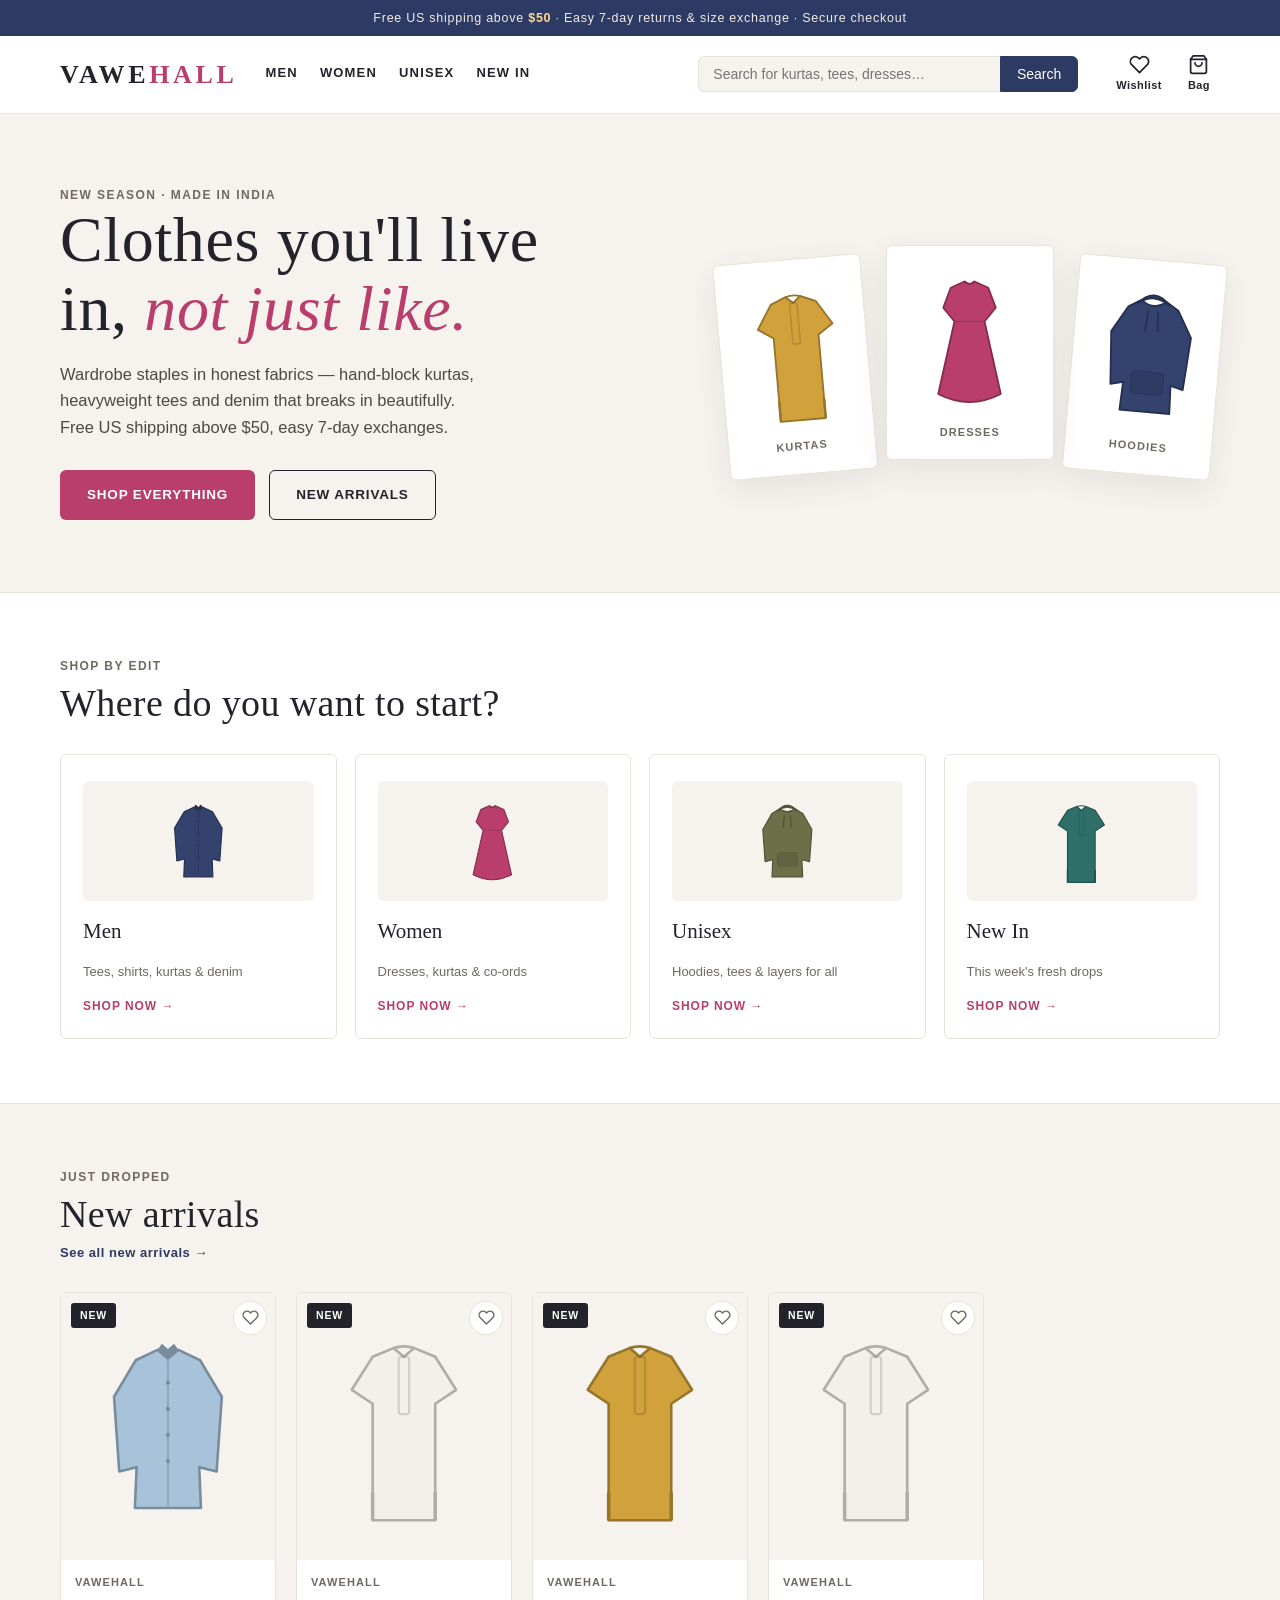
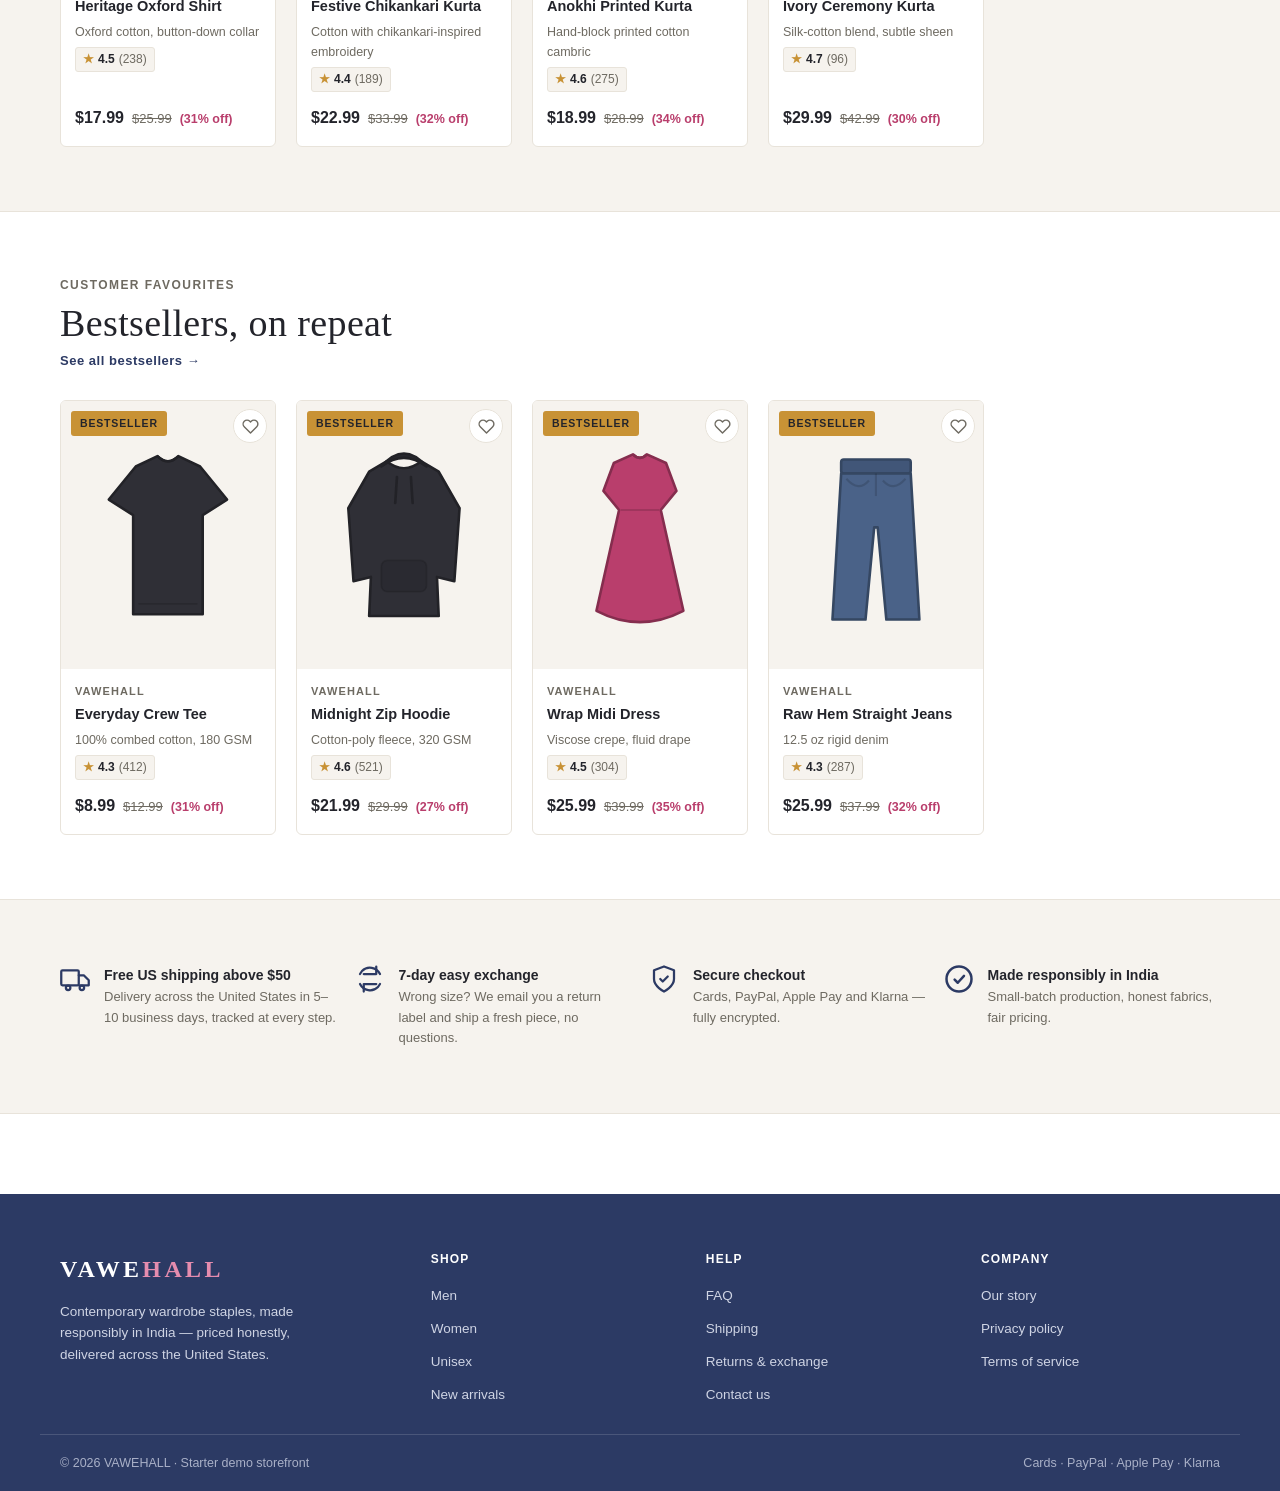
<file: index.html>
<!DOCTYPE html>
<html lang="en">
<head>
  <meta charset="UTF-8">
  <meta name="viewport" content="width=device-width, initial-scale=1.0">
  <title>Vawehall — Contemporary Indian Wardrobe</title>
  <meta name="description" content="Vawehall — contemporary wardrobe staples made in India. Kurtas, tees, dresses and denim, delivered across the United States.">
  <link rel="stylesheet" href="css/style.css">
  <link rel="icon" href="data:image/svg+xml,<svg xmlns='http://www.w3.org/2000/svg' viewBox='0 0 100 100'><text y='0.9em' font-size='90'>🧵</text></svg>">
  <style>
    .hero-collage { display: flex; gap: 18px; align-items: center; justify-content: center; }
    .hero-tile {
      position: relative;
      background: #ffffff;
      border: 1px solid var(--line);
      border-radius: var(--radius);
      padding: 18px 14px;
      width: 148px;
      box-shadow: var(--shadow);
    }
    .hero-tile svg { height: 150px; width: auto; margin: 0 auto; }
    .hero-tile:nth-child(1) { transform: rotate(-5deg) translateY(14px); }
    .hero-tile:nth-child(3) { transform: rotate(5deg) translateY(14px); }
    .hero-tile:nth-child(2) { width: 168px; z-index: 1; }
    .hero-tile .tile-tag { text-align: center; font-size: 11px; font-weight: 700; letter-spacing: 0.1em; text-transform: uppercase; color: var(--muted); margin-top: 10px; }
    @media (max-width: 560px) {
      .hero-collage { gap: 10px; }
      .hero-tile { width: auto; flex: 1 1 0; min-width: 0; padding: 12px 8px; }
      .hero-tile:nth-child(2) { width: auto; flex: 1.15 1 0; }
      .hero-tile svg { height: auto; max-height: 112px; }
    }
  </style>
</head>
<body data-nav="home">
  <div id="app-header"></div>

  <main>
    <section class="hero">
      <div class="hero-inner">
        <div>
          <p class="eyebrow">New season · Made in India</p>
          <h1>Clothes you'll live in, <em>not just like.</em></h1>
          <p class="lede">Wardrobe staples in honest fabrics — hand-block kurtas, heavyweight tees and denim that breaks in beautifully. Free US shipping above $50, easy 7-day exchanges.</p>
          <div class="hero-ctas">
            <a class="btn btn-primary" href="shop.html">Shop everything</a>
            <a class="btn btn-outline" href="shop.html?badge=New">New arrivals</a>
          </div>
        </div>
        <div class="hero-art">
          <div class="hero-collage" id="hero-collage" aria-hidden="true"></div>
        </div>
      </div>
    </section>

    <section class="section">
      <div class="container">
        <div class="section-head">
          <p class="eyebrow">Shop by edit</p>
          <h2 class="section-title">Where do you want to start?</h2>
        </div>
        <div class="cat-grid" id="cat-grid"></div>
      </div>
    </section>

    <section class="section shaded">
      <div class="container">
        <div class="section-head">
          <p class="eyebrow">Just dropped</p>
          <h2 class="section-title">New arrivals</h2>
          <a class="see-all" href="shop.html?badge=New">See all new arrivals →</a>
        </div>
        <div class="product-grid" id="new-grid"></div>
      </div>
    </section>

    <section class="section">
      <div class="container">
        <div class="section-head">
          <p class="eyebrow">Customer favourites</p>
          <h2 class="section-title">Bestsellers, on repeat</h2>
          <a class="see-all" href="shop.html?badge=Bestseller">See all bestsellers →</a>
        </div>
        <div class="product-grid" id="best-grid"></div>
      </div>
    </section>

    <section class="section shaded">
      <div class="container">
        <div class="props" id="props"></div>
      </div>
    </section>
  </main>

  <div id="app-footer"></div>

  <script src="js/products.js"></script>
  <script src="js/app.js"></script>
  <script>
    document.addEventListener("DOMContentLoaded", function () {
      document.getElementById("hero-collage").innerHTML =
        '<div class="hero-tile">' + svgFor("Kurta", "Mustard") + '<div class="tile-tag">Kurtas</div></div>' +
        '<div class="hero-tile">' + svgFor("Dress", "Rani Pink") + '<div class="tile-tag">Dresses</div></div>' +
        '<div class="hero-tile">' + svgFor("Hoodie", "Indigo") + '<div class="tile-tag">Hoodies</div></div>';

      var cats = [
        { title: "Men", sub: "Tees, shirts, kurtas & denim", art: svgFor("Shirt", "Indigo"), href: "shop.html?category=Men" },
        { title: "Women", sub: "Dresses, kurtas & co-ords", art: svgFor("Dress", "Rani Pink"), href: "shop.html?category=Women" },
        { title: "Unisex", sub: "Hoodies, tees & layers for all", art: svgFor("Hoodie", "Olive"), href: "shop.html?category=Unisex" },
        { title: "New In", sub: "This week's fresh drops", art: svgFor("Kurta", "Teal"), href: "shop.html?badge=New" }
      ];
      document.getElementById("cat-grid").innerHTML = cats.map(function (c) {
        return '<a class="cat-tile" href="' + c.href + '">' +
          '<div class="cat-art" aria-hidden="true">' + c.art + "</div>" +
          "<h3>" + c.title + "</h3><p>" + c.sub + "</p>" +
          '<span class="cat-cta">Shop now →</span></a>';
      }).join("");

      document.getElementById("new-grid").innerHTML =
        PRODUCTS.filter(function (p) { return p.badge === "New"; }).slice(0, 4).map(renderCard).join("");
      document.getElementById("best-grid").innerHTML =
        PRODUCTS.filter(function (p) { return p.badge === "Bestseller"; }).slice(0, 4).map(renderCard).join("");

      var props = [
        { icon: ICONS.truck, h: "Free US shipping above $50", p: "Delivery across the United States in 5–10 business days, tracked at every step." },
        { icon: ICONS.swap, h: "7-day easy exchange", p: "Wrong size? We email you a return label and ship a fresh piece, no questions." },
        { icon: ICONS.shield, h: "Secure checkout", p: "Cards, PayPal, Apple Pay and Klarna — fully encrypted." },
        { icon: ICONS.check, h: "Made responsibly in India", p: "Small-batch production, honest fabrics, fair pricing." }
      ];
      document.getElementById("props").innerHTML = props.map(function (x) {
        return '<div class="prop">' + x.icon + "<div><h4>" + x.h + "</h4><p>" + x.p + "</p></div></div>";
      }).join("");
    });
  </script>
</body>
</html>
</file>
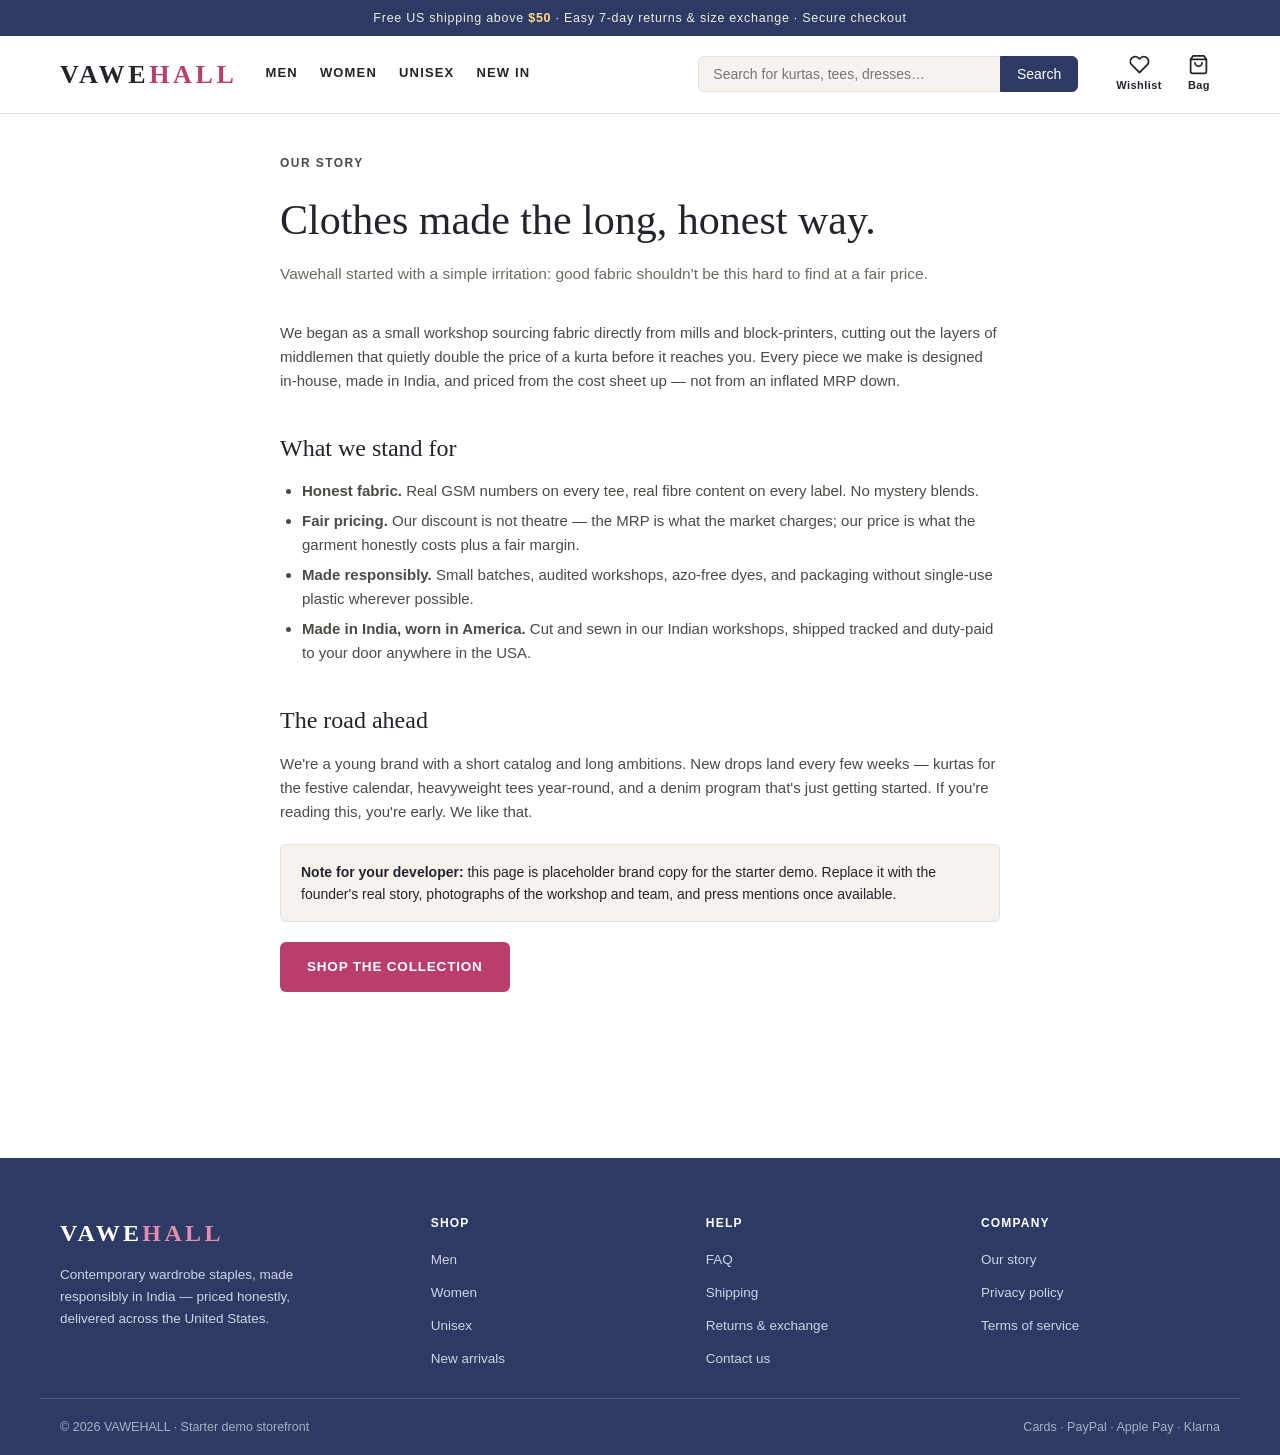
<file: about.html>
<!DOCTYPE html>
<html lang="en">
<head>
  <meta charset="UTF-8">
  <meta name="viewport" content="width=device-width, initial-scale=1.0">
  <title>Our Story — Vawehall</title>
  <link rel="stylesheet" href="css/style.css">
  <link rel="icon" href="data:image/svg+xml,<svg xmlns='http://www.w3.org/2000/svg' viewBox='0 0 100 100'><text y='0.9em' font-size='90'>🧵</text></svg>">
</head>
<body data-nav="about">
  <div id="app-header"></div>

  <main class="page-wrap">
    <p class="eyebrow">Our story</p>
    <h1>Clothes made the long, honest way.</h1>
    <p class="page-sub">Vawehall started with a simple irritation: good fabric shouldn't be this hard to find at a fair price.</p>

    <p>We began as a small workshop sourcing fabric directly from mills and block-printers, cutting out the layers of middlemen that quietly double the price of a kurta before it reaches you. Every piece we make is designed in-house, made in India, and priced from the cost sheet up — not from an inflated MRP down.</p>

    <h2>What we stand for</h2>
    <ul>
      <li><strong>Honest fabric.</strong> Real GSM numbers on every tee, real fibre content on every label. No mystery blends.</li>
      <li><strong>Fair pricing.</strong> Our discount is not theatre — the MRP is what the market charges; our price is what the garment honestly costs plus a fair margin.</li>
      <li><strong>Made responsibly.</strong> Small batches, audited workshops, azo-free dyes, and packaging without single-use plastic wherever possible.</li>
      <li><strong>Made in India, worn in America.</strong> Cut and sewn in our Indian workshops, shipped tracked and duty-paid to your door anywhere in the USA.</li>
    </ul>

    <h2>The road ahead</h2>
    <p>We're a young brand with a short catalog and long ambitions. New drops land every few weeks — kurtas for the festive calendar, heavyweight tees year-round, and a denim program that's just getting started. If you're reading this, you're early. We like that.</p>

    <div class="callout">
      <strong>Note for your developer:</strong> this page is placeholder brand copy for the starter demo. Replace it with the founder's real story, photographs of the workshop and team, and press mentions once available.
    </div>

    <p><a class="btn btn-primary" href="shop.html">Shop the collection</a></p>
  </main>

  <div id="app-footer"></div>

  <script src="js/products.js"></script>
  <script src="js/app.js"></script>
</body>
</html>
</file>
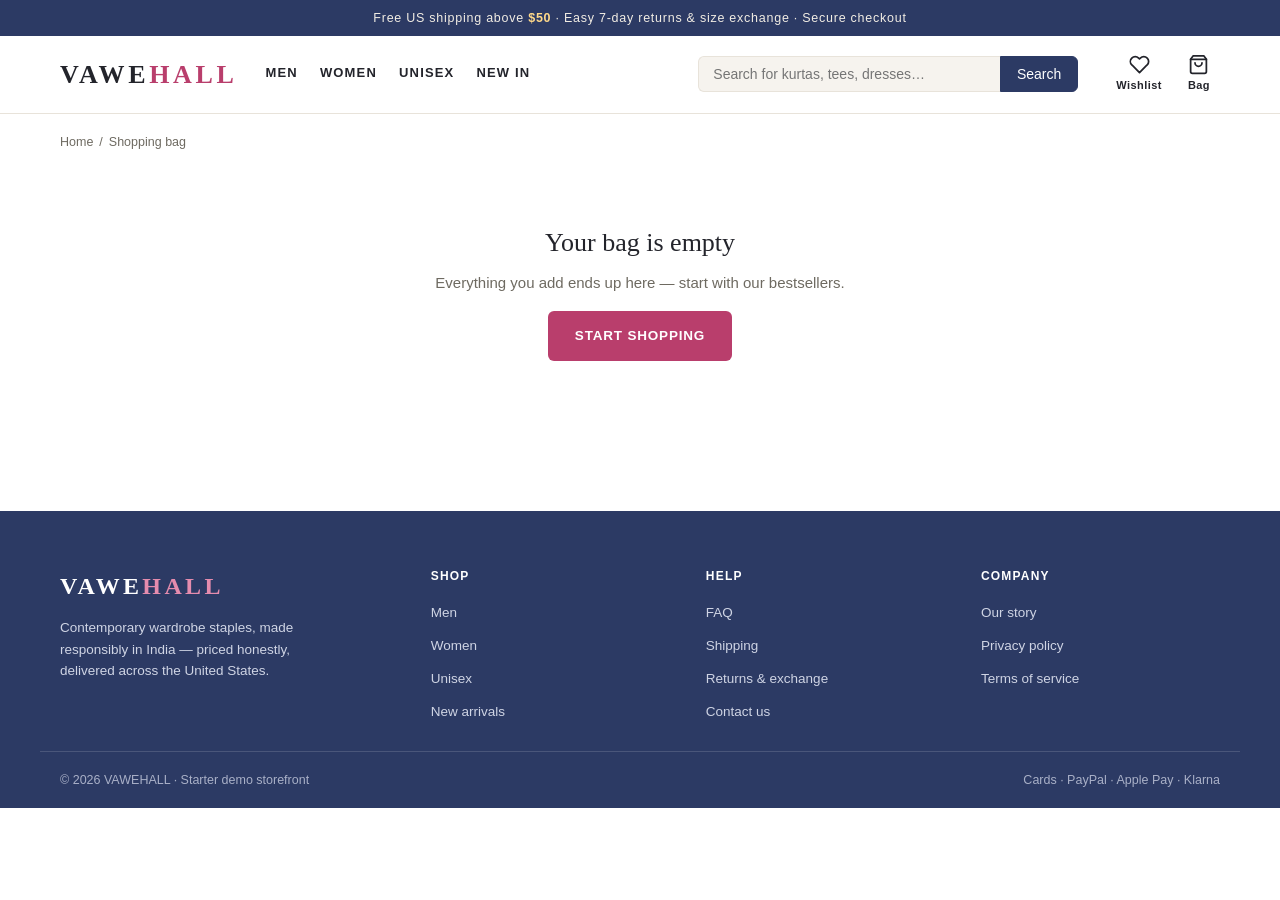
<file: cart.html>
<!DOCTYPE html>
<html lang="en">
<head>
  <meta charset="UTF-8">
  <meta name="viewport" content="width=device-width, initial-scale=1.0">
  <title>Shopping Bag — Vawehall</title>
  <link rel="stylesheet" href="css/style.css">
  <link rel="icon" href="data:image/svg+xml,<svg xmlns='http://www.w3.org/2000/svg' viewBox='0 0 100 100'><text y='0.9em' font-size='90'>🧵</text></svg>">
</head>
<body data-nav="cart">
  <div id="app-header"></div>

  <main class="container">
    <nav class="crumbs" aria-label="Breadcrumb">
      <a href="index.html">Home</a><span class="sep">/</span><span>Shopping bag</span>
    </nav>

    <div class="empty-note" id="cart-empty" hidden>
      <p class="big">Your bag is empty</p>
      <p>Everything you add ends up here — start with our bestsellers.</p>
      <p style="margin-top: 16px;"><a class="btn btn-primary" href="shop.html">Start shopping</a></p>
    </div>

    <div class="cart-layout" id="cart-layout" hidden>
      <section>
        <h1 class="section-title" style="font-size: 28px; margin-bottom: 18px;" id="bag-title" tabindex="-1">Shopping bag</h1>
        <div class="cart-list" id="cart-list"></div>
      </section>

      <aside class="summary-card" aria-label="Price details">
        <h3>Price details</h3>
        <div class="coupon-box">
          <input type="text" id="coupon-input" placeholder="Coupon code" aria-label="Coupon code">
          <button class="btn btn-dark" id="apply-coupon" type="button" style="padding: 9px 16px;">Apply</button>
        </div>
        <p class="coupon-msg" id="coupon-msg" role="status"></p>
        <p class="coupon-hint">Try demo codes: WELCOME10 · FREESHIP</p>
        <div id="summary-rows"></div>
        <a class="btn btn-primary btn-block" href="checkout.html" id="checkout-btn">Proceed to checkout</a>
        <p class="summary-note">Safe and secure payments · 7-day easy exchange</p>
      </aside>
    </div>
  </main>

  <div id="app-footer"></div>

  <script src="js/products.js"></script>
  <script src="js/app.js"></script>
  <script>
    (function () {
      function currentCoupon() { return sessionStorage.getItem("vw_coupon") || ""; }

      function itemRow(item) {
        var p = getProduct(item.id);
        if (!p) return "";
        var key = item.id + "|" + item.size + "|" + item.color;
        return '<div class="cart-item" data-key="' + key + '">' +
          '<a class="cart-thumb" href="product.html?id=' + p.id + '">' + svgFor(p.type, item.color) + "</a>" +
          '<div class="cart-item-info">' +
            '<span class="card-brand">' + BRAND + "</span>" +
            '<a class="card-name" href="product.html?id=' + p.id + '">' + p.name + "</a>" +
            '<span class="meta">Colour: ' + item.color + " · Size: " + item.size + "</span>" +
            '<div class="price-row">' +
              '<span class="price">' + fmtMoney(p.price * item.qty) + "</span>" +
              '<span class="mrp">' + fmtMoney(p.mrp * item.qty) + "</span>" +
              '<span class="off">(' + discountPct(p) + "% off)</span>" +
            "</div>" +
          "</div>" +
          '<div class="cart-item-right">' +
            '<div class="qty-stepper" role="group" aria-label="Quantity">' +
              '<button type="button" data-step="-1" aria-label="Decrease quantity">−</button>' +
              '<span class="qty">' + item.qty + "</span>" +
              '<button type="button" data-step="1" aria-label="Increase quantity">+</button>' +
            "</div>" +
            '<button class="remove-btn" type="button" data-remove="' + key + '">Remove</button>' +
          "</div>" +
        "</div>";
      }

      function render() {
        var s = cartSummary(currentCoupon());
        var empty = s.items.length === 0;
        document.getElementById("cart-empty").hidden = !empty;
        document.getElementById("cart-layout").hidden = empty;
        if (empty) return;

        var n = s.items.reduce(function (a, i) { return a + i.qty; }, 0);
        document.getElementById("bag-title").textContent =
          "Shopping bag (" + n + (n === 1 ? " item)" : " items)");
        document.getElementById("cart-list").innerHTML = s.items.map(itemRow).join("");

        var rows = "";
        rows += '<div class="summary-row"><span>MRP total</span><span>' + fmtMoney(s.mrpTotal) + "</span></div>";
        rows += '<div class="summary-row discount"><span>Discount on MRP</span><span>−' + fmtMoney(s.baseDiscount).slice(0) + "</span></div>";
        if (s.couponOff > 0) {
          rows += '<div class="summary-row discount"><span>Coupon</span><span>−' + fmtMoney(s.couponOff) + "</span></div>";
        }
        rows += '<div class="summary-row"><span>Shipping</span><span>' + (s.shipping === 0 ? "FREE" : fmtMoney(s.shipping)) + "</span></div>";
        rows += '<div class="summary-row total"><span>Total</span><span>' + fmtMoney(s.total) + "</span></div>";
        document.getElementById("summary-rows").innerHTML = rows;

        var msg = document.getElementById("coupon-msg");
        msg.textContent = s.couponMsg;
        msg.className = "coupon-msg " + (s.couponMsg ? (s.couponOk ? "ok" : "err") : "");
      }

      document.addEventListener("click", function (ev) {
        var rm = ev.target.closest("[data-remove]");
        if (rm) {
          var key = rm.getAttribute("data-remove").split("|");
          setCart(getCart().filter(function (i) {
            return !(i.id === key[0] && i.size === key[1] && i.color === key[2]);
          }));
          showToast("Removed from bag");
          render();
          // The clicked button was destroyed by the re-render — park focus on the bag title.
          var title = document.getElementById("bag-title");
          if (title && !document.getElementById("cart-layout").hidden) title.focus();
          return;
        }
        var step = ev.target.closest("[data-step]");
        if (step) {
          var row = step.closest(".cart-item");
          var rowKey = row.getAttribute("data-key");
          var stepDir = step.getAttribute("data-step");
          var k = rowKey.split("|");
          var cart = getCart();
          var item = cart.find(function (i) { return i.id === k[0] && i.size === k[1] && i.color === k[2]; });
          if (!item) return;
          item.qty += parseInt(stepDir, 10);
          if (item.qty <= 0) cart.splice(cart.indexOf(item), 1);
          setCart(cart);
          render();
          // Restore keyboard focus to the same +/− button in the re-rendered row.
          var again = document.querySelector('.cart-item[data-key="' + rowKey.replace(/"/g, '\\"') + '"] [data-step="' + stepDir + '"]');
          if (again) again.focus();
          return;
        }
        if (ev.target.id === "apply-coupon") {
          var code = document.getElementById("coupon-input").value.trim().toUpperCase();
          sessionStorage.setItem("vw_coupon", code);
          render();
        }
      });

      document.addEventListener("DOMContentLoaded", function () {
        document.getElementById("coupon-input").value = currentCoupon();
        render();
        document.getElementById("checkout-btn").addEventListener("click", function (ev) {
          if (getCart().length === 0) { ev.preventDefault(); }
        });
      });
    })();
  </script>
</body>
</html>
</file>
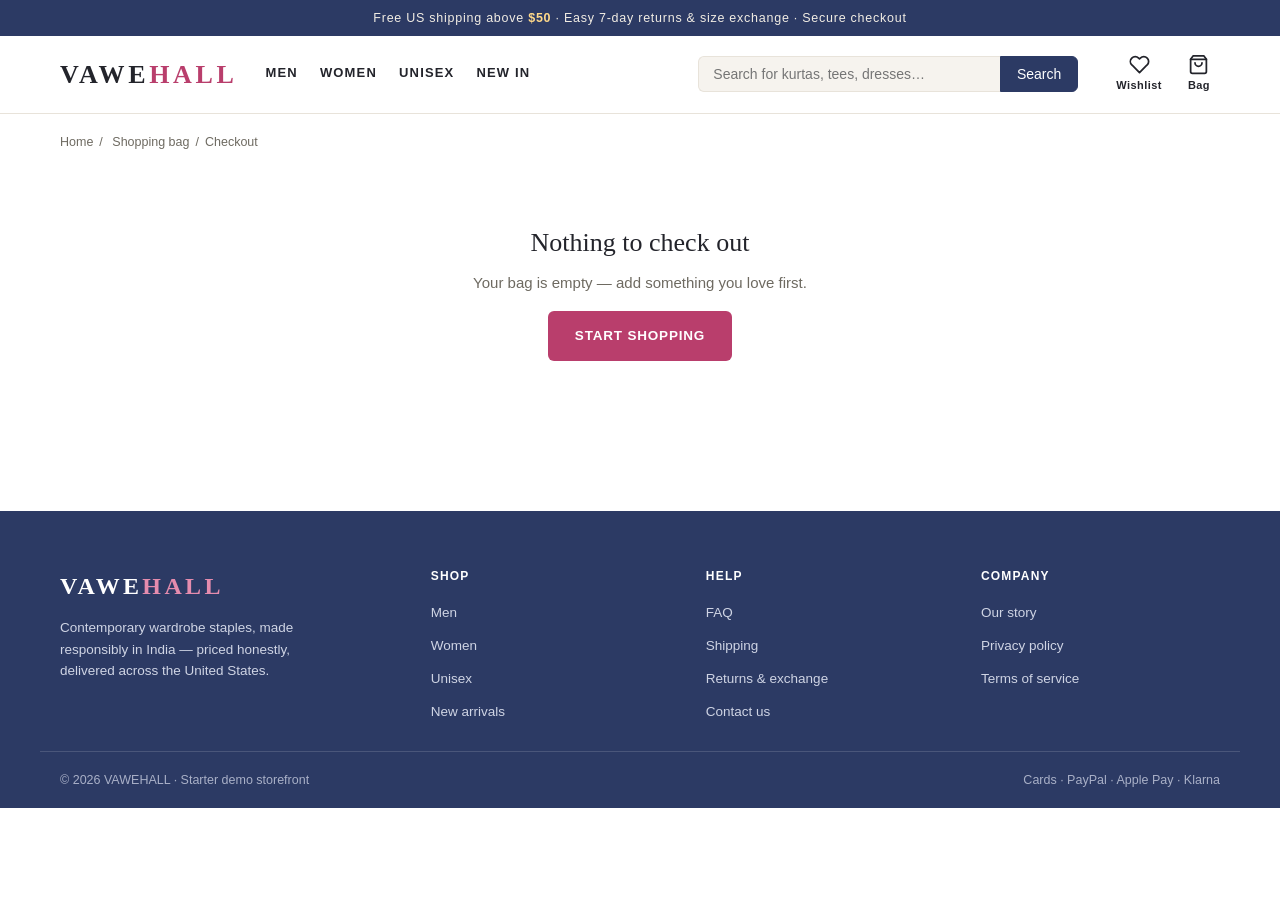
<file: checkout.html>
<!DOCTYPE html>
<html lang="en">
<head>
  <meta charset="UTF-8">
  <meta name="viewport" content="width=device-width, initial-scale=1.0">
  <title>Checkout — Vawehall</title>
  <link rel="stylesheet" href="css/style.css">
  <link rel="icon" href="data:image/svg+xml,<svg xmlns='http://www.w3.org/2000/svg' viewBox='0 0 100 100'><text y='0.9em' font-size='90'>🧵</text></svg>">
</head>
<body data-nav="cart">
  <div id="app-header"></div>

  <main class="container">
    <nav class="crumbs" aria-label="Breadcrumb">
      <a href="index.html">Home</a><span class="sep">/</span>
      <a href="cart.html">Shopping bag</a><span class="sep">/</span><span>Checkout</span>
    </nav>

    <div class="empty-note" id="co-empty" hidden>
      <p class="big">Nothing to check out</p>
      <p>Your bag is empty — add something you love first.</p>
      <p style="margin-top: 16px;"><a class="btn btn-primary" href="shop.html">Start shopping</a></p>
    </div>

    <div class="order-success" id="co-success" hidden>
      <svg class="tick" viewBox="0 0 24 24" fill="none" stroke="currentColor" stroke-width="1.6" stroke-linecap="round" stroke-linejoin="round" aria-hidden="true"><circle cx="12" cy="12" r="10"/><path d="m8 12.5 2.8 2.8L16 9.5"/></svg>
      <h1 tabindex="-1" id="success-title">Order placed — thank you!</h1>
      <p>This is a <strong>demo checkout</strong>, so no money moved and nothing will ship.</p>
      <p>Demo order number: <span class="order-id" id="order-id"></span></p>
      <p>In the real store, the customer would now get an email and text confirmation with tracking.</p>
      <a class="btn btn-primary" href="shop.html">Continue shopping</a>
    </div>

    <div class="checkout-layout" id="co-layout" hidden>
      <section>
        <h1 class="section-title" style="font-size: 28px; margin-bottom: 18px;">Checkout</h1>
        <div class="demo-note">
          <strong>Demo mode:</strong> this form doesn't charge anyone or store data anywhere — it exists to show your developer the checkout flow to build. Do not enter real card details anywhere in this demo.
        </div>

        <form id="co-form" novalidate>
          <div class="checkout-section">
            <h3>1 · Delivery address</h3>
            <div class="form-grid">
              <div class="field"><label for="f-name">Full name</label><input id="f-name" type="text" autocomplete="name" required></div>
              <div class="field"><label for="f-phone">Phone number</label><input id="f-phone" type="tel" inputmode="numeric" maxlength="10" autocomplete="tel" placeholder="10 digits" required></div>
              <div class="field full"><label for="f-addr">Street address (incl. apt/unit)</label><input id="f-addr" type="text" autocomplete="street-address" required></div>
              <div class="field"><label for="f-pin">ZIP code</label><input id="f-pin" type="text" inputmode="numeric" maxlength="5" autocomplete="postal-code" required></div>
              <div class="field"><label for="f-city">City</label><input id="f-city" type="text" autocomplete="address-level2" required></div>
              <div class="field full"><label for="f-state">State</label><input id="f-state" type="text" autocomplete="address-level1" placeholder="e.g. NY, CA, TX" required></div>
            </div>
          </div>

          <div class="checkout-section">
            <h3>2 · Payment method</h3>
            <label class="pay-option">
              <input type="radio" name="pay" value="card" checked>
              <span><span class="pay-name">Credit / debit card</span><br><span class="pay-desc">Visa, Mastercard, Amex, Discover — handled by the payment gateway, never stored on the site</span></span>
            </label>
            <label class="pay-option">
              <input type="radio" name="pay" value="paypal">
              <span><span class="pay-name">PayPal</span><br><span class="pay-desc">Pay with your PayPal balance or linked cards</span></span>
            </label>
            <label class="pay-option">
              <input type="radio" name="pay" value="wallet">
              <span><span class="pay-name">Apple Pay / Google Pay</span><br><span class="pay-desc">One-tap checkout on supported devices</span></span>
            </label>
            <label class="pay-option">
              <input type="radio" name="pay" value="bnpl">
              <span><span class="pay-name">Klarna / Afterpay</span><br><span class="pay-desc">Buy now, pay later in 4 interest-free installments</span></span>
            </label>
          </div>

          <button class="btn btn-primary btn-block" type="submit" id="place-order">Place order (demo)</button>
        </form>
      </section>

      <aside class="summary-card" aria-label="Order summary">
        <h3>Order summary</h3>
        <div id="co-items" style="display: flex; flex-direction: column; gap: 8px; margin-bottom: 12px;"></div>
        <div id="co-summary"></div>
        <p class="summary-note">No customs or hidden fees at delivery</p>
      </aside>
    </div>
  </main>

  <div id="app-footer"></div>

  <script src="js/products.js"></script>
  <script src="js/app.js"></script>
  <script>
    (function () {
      function render() {
        var s = cartSummary(sessionStorage.getItem("vw_coupon") || "");
        var empty = s.items.length === 0;
        document.getElementById("co-empty").hidden = !empty;
        document.getElementById("co-layout").hidden = empty;
        if (empty) return;

        document.getElementById("co-items").innerHTML = s.items.map(function (i) {
          var p = getProduct(i.id);
          if (!p) return "";
          return '<div class="summary-row" style="font-size: 13.5px;"><span>' +
            p.name + " (" + i.size + ") × " + i.qty +
            "</span><span>" + fmtMoney(p.price * i.qty) + "</span></div>";
        }).join("");

        var rows = "";
        rows += '<div class="summary-row"><span>MRP total</span><span>' + fmtMoney(s.mrpTotal) + "</span></div>";
        rows += '<div class="summary-row discount"><span>Discount</span><span>−' + fmtMoney(s.baseDiscount + s.couponOff) + "</span></div>";
        rows += '<div class="summary-row"><span>Shipping</span><span>' + (s.shipping === 0 ? "FREE" : fmtMoney(s.shipping)) + "</span></div>";
        rows += '<div class="summary-row total"><span>Total payable</span><span>' + fmtMoney(s.total) + "</span></div>";
        document.getElementById("co-summary").innerHTML = rows;
      }

      document.addEventListener("DOMContentLoaded", function () {
        render();
        document.getElementById("co-form").addEventListener("submit", function (ev) {
          ev.preventDefault();
          var required = ["f-name", "f-phone", "f-addr", "f-pin", "f-city", "f-state"];
          var missing = required.filter(function (id) {
            return !document.getElementById(id).value.trim();
          });
          if (missing.length) {
            showToast("Please fill in all address fields");
            document.getElementById(missing[0]).focus();
            return;
          }
          if (!/^[0-9]{10}$/.test(document.getElementById("f-phone").value.replace(/[^0-9]/g, ""))) {
            showToast("Please enter a valid 10-digit phone number");
            document.getElementById("f-phone").focus();
            return;
          }
          if (!/^[0-9]{5}$/.test(document.getElementById("f-pin").value.trim())) {
            showToast("Please enter a valid 5-digit ZIP code");
            document.getElementById("f-pin").focus();
            return;
          }
          var orderId = "VW-" + String(Math.floor(100000 + Math.random() * 900000));
          setCart([]);
          sessionStorage.removeItem("vw_coupon");
          document.getElementById("co-layout").hidden = true;
          document.getElementById("order-id").textContent = orderId;
          document.getElementById("co-success").hidden = false;
          window.scrollTo(0, 0);
          document.getElementById("success-title").focus();
        });
      });
    })();
  </script>
</body>
</html>
</file>
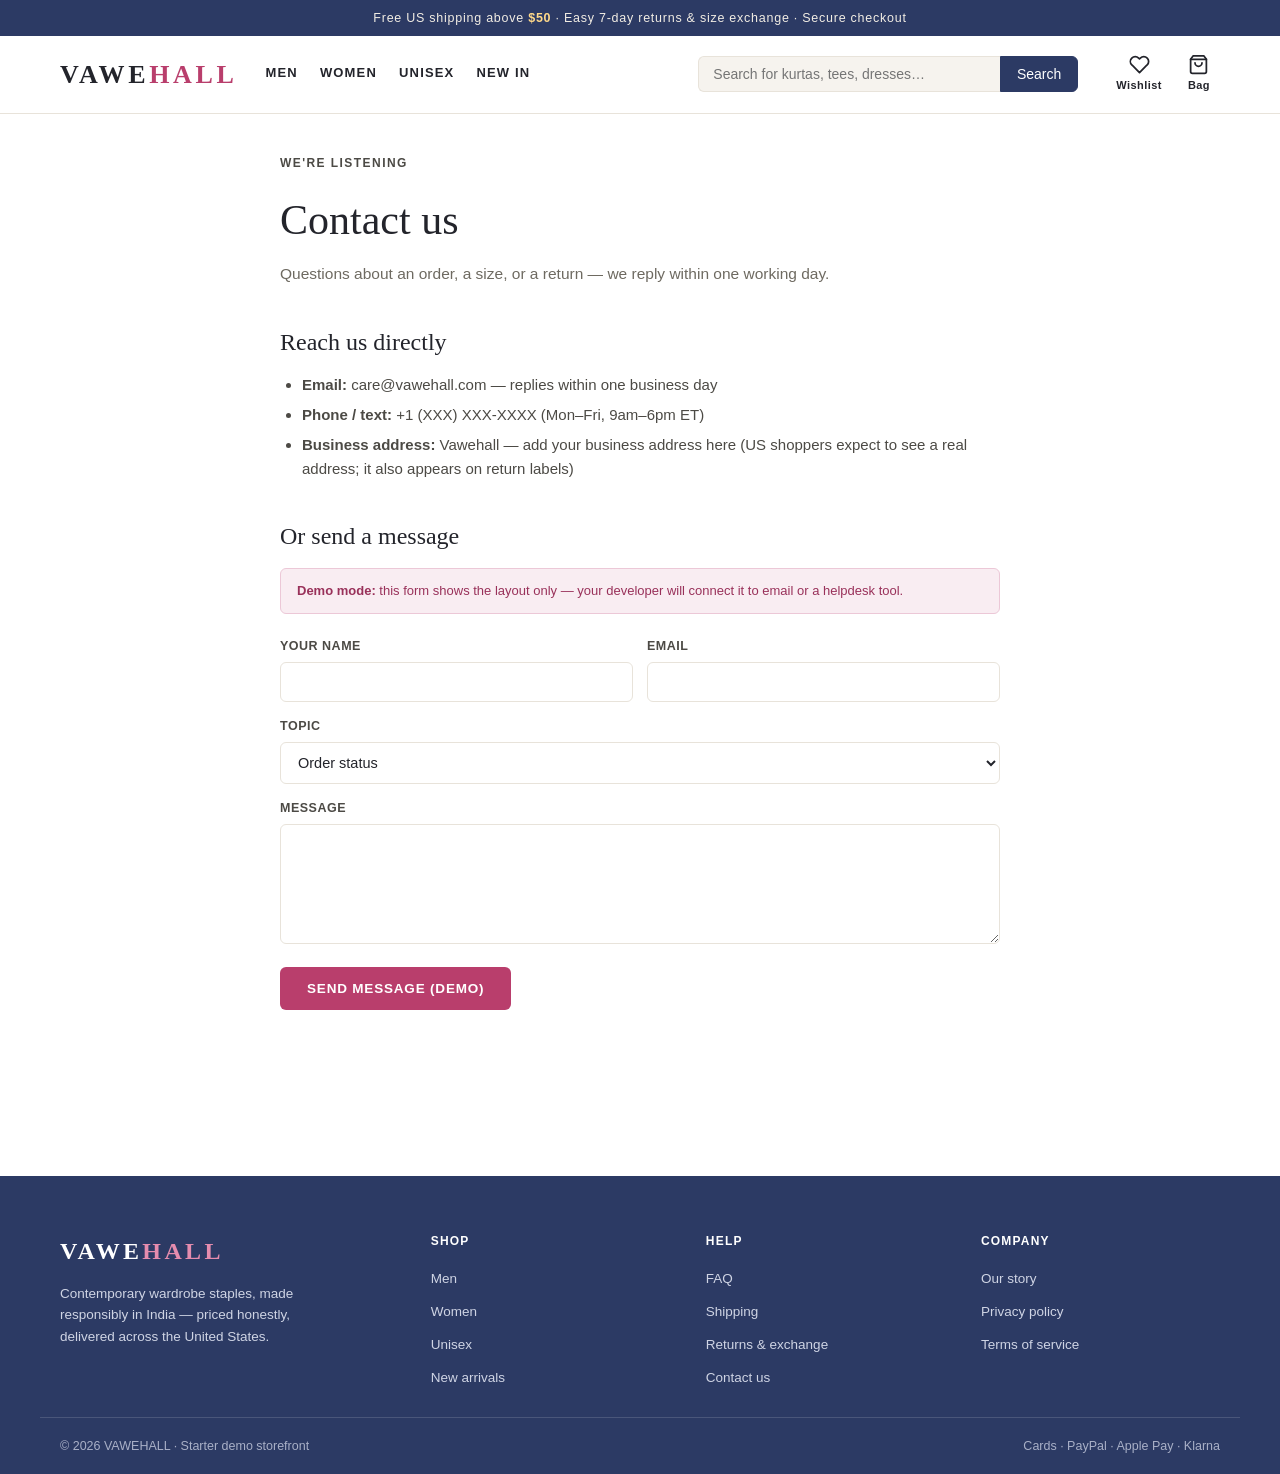
<file: contact.html>
<!DOCTYPE html>
<html lang="en">
<head>
  <meta charset="UTF-8">
  <meta name="viewport" content="width=device-width, initial-scale=1.0">
  <title>Contact — Vawehall</title>
  <link rel="stylesheet" href="css/style.css">
  <link rel="icon" href="data:image/svg+xml,<svg xmlns='http://www.w3.org/2000/svg' viewBox='0 0 100 100'><text y='0.9em' font-size='90'>🧵</text></svg>">
</head>
<body data-nav="contact">
  <div id="app-header"></div>

  <main class="page-wrap">
    <p class="eyebrow">We're listening</p>
    <h1>Contact us</h1>
    <p class="page-sub">Questions about an order, a size, or a return — we reply within one working day.</p>

    <h2>Reach us directly</h2>
    <ul>
      <li><strong>Email:</strong> care@vawehall.com — replies within one business day</li>
      <li><strong>Phone / text:</strong> +1 (XXX) XXX-XXXX (Mon–Fri, 9am–6pm ET)</li>
      <li><strong>Business address:</strong> Vawehall — add your business address here (US shoppers expect to see a real address; it also appears on return labels)</li>
    </ul>

    <h2>Or send a message</h2>
    <div class="demo-note"><strong>Demo mode:</strong> this form shows the layout only — your developer will connect it to email or a helpdesk tool.</div>
    <form id="contact-form" novalidate>
      <div class="form-grid">
        <div class="field"><label for="c-name">Your name</label><input id="c-name" type="text" required></div>
        <div class="field"><label for="c-email">Email</label><input id="c-email" type="email" required></div>
        <div class="field full"><label for="c-topic">Topic</label>
          <select id="c-topic">
            <option>Order status</option>
            <option>Return or exchange</option>
            <option>Size help</option>
            <option>Bulk / corporate order</option>
            <option>Something else</option>
          </select>
        </div>
        <div class="field full"><label for="c-msg">Message</label><textarea id="c-msg" required></textarea></div>
      </div>
      <p style="margin-top: 16px;"><button class="btn btn-primary" type="submit">Send message (demo)</button></p>
    </form>
  </main>

  <div id="app-footer"></div>

  <script src="js/products.js"></script>
  <script src="js/app.js"></script>
  <script>
    document.addEventListener("DOMContentLoaded", function () {
      document.getElementById("contact-form").addEventListener("submit", function (ev) {
        ev.preventDefault();
        var name = document.getElementById("c-name").value.trim();
        var email = document.getElementById("c-email").value.trim();
        var msg = document.getElementById("c-msg").value.trim();
        if (!name || !email || !msg) { showToast("Please fill in your name, email and message"); return; }
        showToast("Thanks " + name + "! In the live store this would reach our support inbox.");
        this.reset();
      });
    });
  </script>
</body>
</html>
</file>
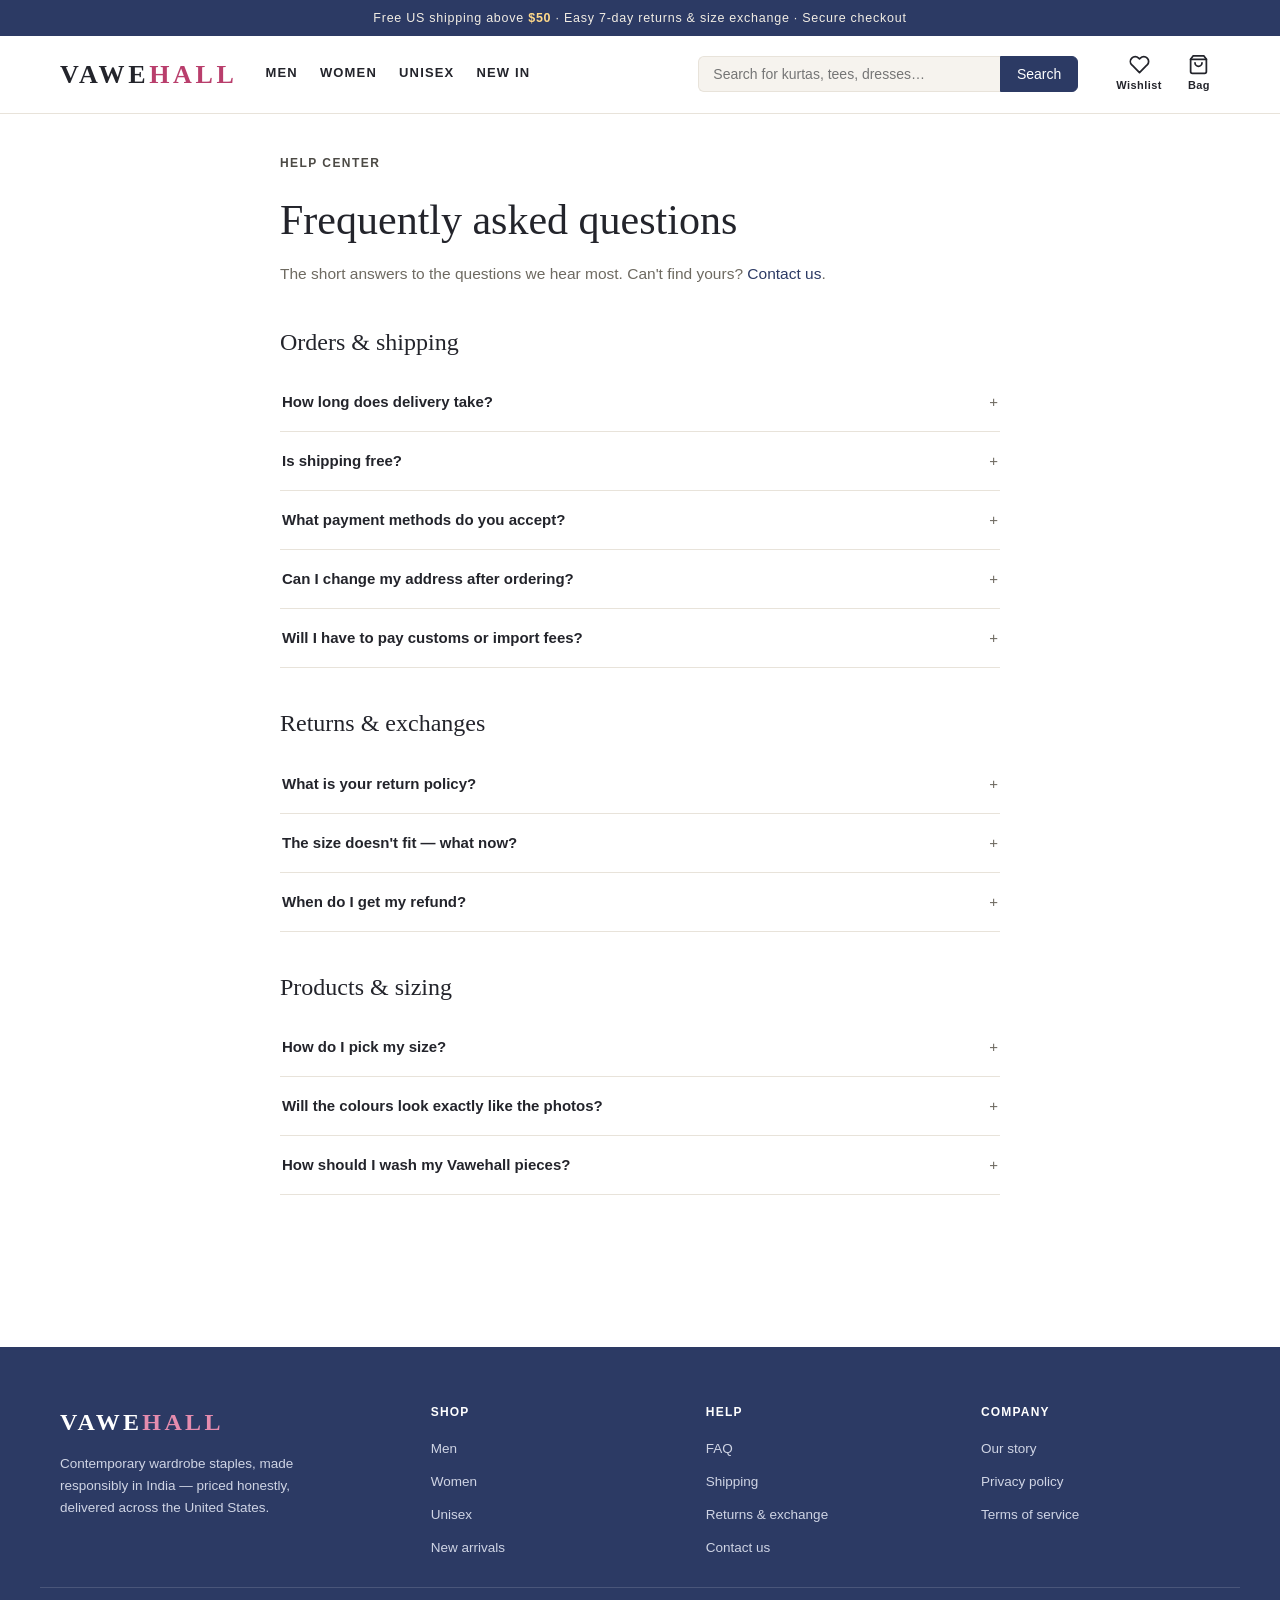
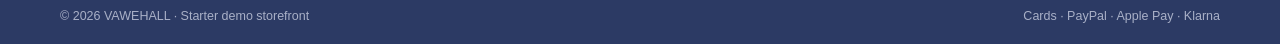
<file: faq.html>
<!DOCTYPE html>
<html lang="en">
<head>
  <meta charset="UTF-8">
  <meta name="viewport" content="width=device-width, initial-scale=1.0">
  <title>FAQ — Vawehall</title>
  <link rel="stylesheet" href="css/style.css">
  <link rel="icon" href="data:image/svg+xml,<svg xmlns='http://www.w3.org/2000/svg' viewBox='0 0 100 100'><text y='0.9em' font-size='90'>🧵</text></svg>">
</head>
<body data-nav="faq">
  <div id="app-header"></div>

  <main class="page-wrap">
    <p class="eyebrow">Help center</p>
    <h1>Frequently asked questions</h1>
    <p class="page-sub">The short answers to the questions we hear most. Can't find yours? <a href="contact.html">Contact us</a>.</p>

    <h2>Orders &amp; shipping</h2>
    <div class="faq-list">
      <details>
        <summary>How long does delivery take?</summary>
        <div class="faq-a">We ship within 24–48 hours from our workshop. Delivery across the United States typically takes 5–10 business days. You'll get a tracking link by email and text the moment your order ships.</div>
      </details>
      <details>
        <summary>Is shipping free?</summary>
        <div class="faq-a">Yes, on all US orders above $50. Below that, a flat $4.99 shipping fee applies.</div>
      </details>
      <details>
        <summary>What payment methods do you accept?</summary>
        <div class="faq-a">All major credit and debit cards (Visa, Mastercard, Amex, Discover), PayPal, Apple Pay, Google Pay, and buy-now-pay-later with Klarna or Afterpay. Payments are processed securely by our payment gateway — we never see or store your card details.</div>
      </details>
      <details>
        <summary>Can I change my address after ordering?</summary>
        <div class="faq-a">If the order hasn't shipped yet, yes — email us with your order number and the new address.</div>
      </details>
      <details>
        <summary>Will I have to pay customs or import fees?</summary>
        <div class="faq-a">No — the price you see at checkout is the price you pay. We handle any customs paperwork and fees for US orders.</div>
      </details>
    </div>

    <h2>Returns &amp; exchanges</h2>
    <div class="faq-list">
      <details>
        <summary>What is your return policy?</summary>
        <div class="faq-a">7 days from delivery for a return or size exchange. Items must be unworn, unwashed, with tags on. We email you a prepaid return label — drop the package at any carrier location.</div>
      </details>
      <details>
        <summary>The size doesn't fit — what now?</summary>
        <div class="faq-a">Request a size exchange from your order confirmation email (or just email us). We ship the new size as soon as your return is scanned by the carrier — you don't wait for it to reach us.</div>
      </details>
      <details>
        <summary>When do I get my refund?</summary>
        <div class="faq-a">Refunds go back to your original payment method within 5–7 business days of the quality check.</div>
      </details>
    </div>

    <h2>Products &amp; sizing</h2>
    <div class="faq-list">
      <details>
        <summary>How do I pick my size?</summary>
        <div class="faq-a">Every product page has a size chart with garment measurements in inches. Measure a similar garment you own and compare — if you're between sizes, take the larger one.</div>
      </details>
      <details>
        <summary>Will the colours look exactly like the photos?</summary>
        <div class="faq-a">We photograph in natural light and don't over-edit, but screens vary — expect minor differences, especially on hand-dyed and block-printed pieces, where small variations are the nature of the craft.</div>
      </details>
      <details>
        <summary>How should I wash my Vawehall pieces?</summary>
        <div class="faq-a">Gentle machine wash cold with like colours, dry in shade, warm iron. Embroidered and printed pieces prefer being ironed inside-out. Full care details are on every product page.</div>
      </details>
    </div>
  </main>

  <div id="app-footer"></div>

  <script src="js/products.js"></script>
  <script src="js/app.js"></script>
</body>
</html>
</file>
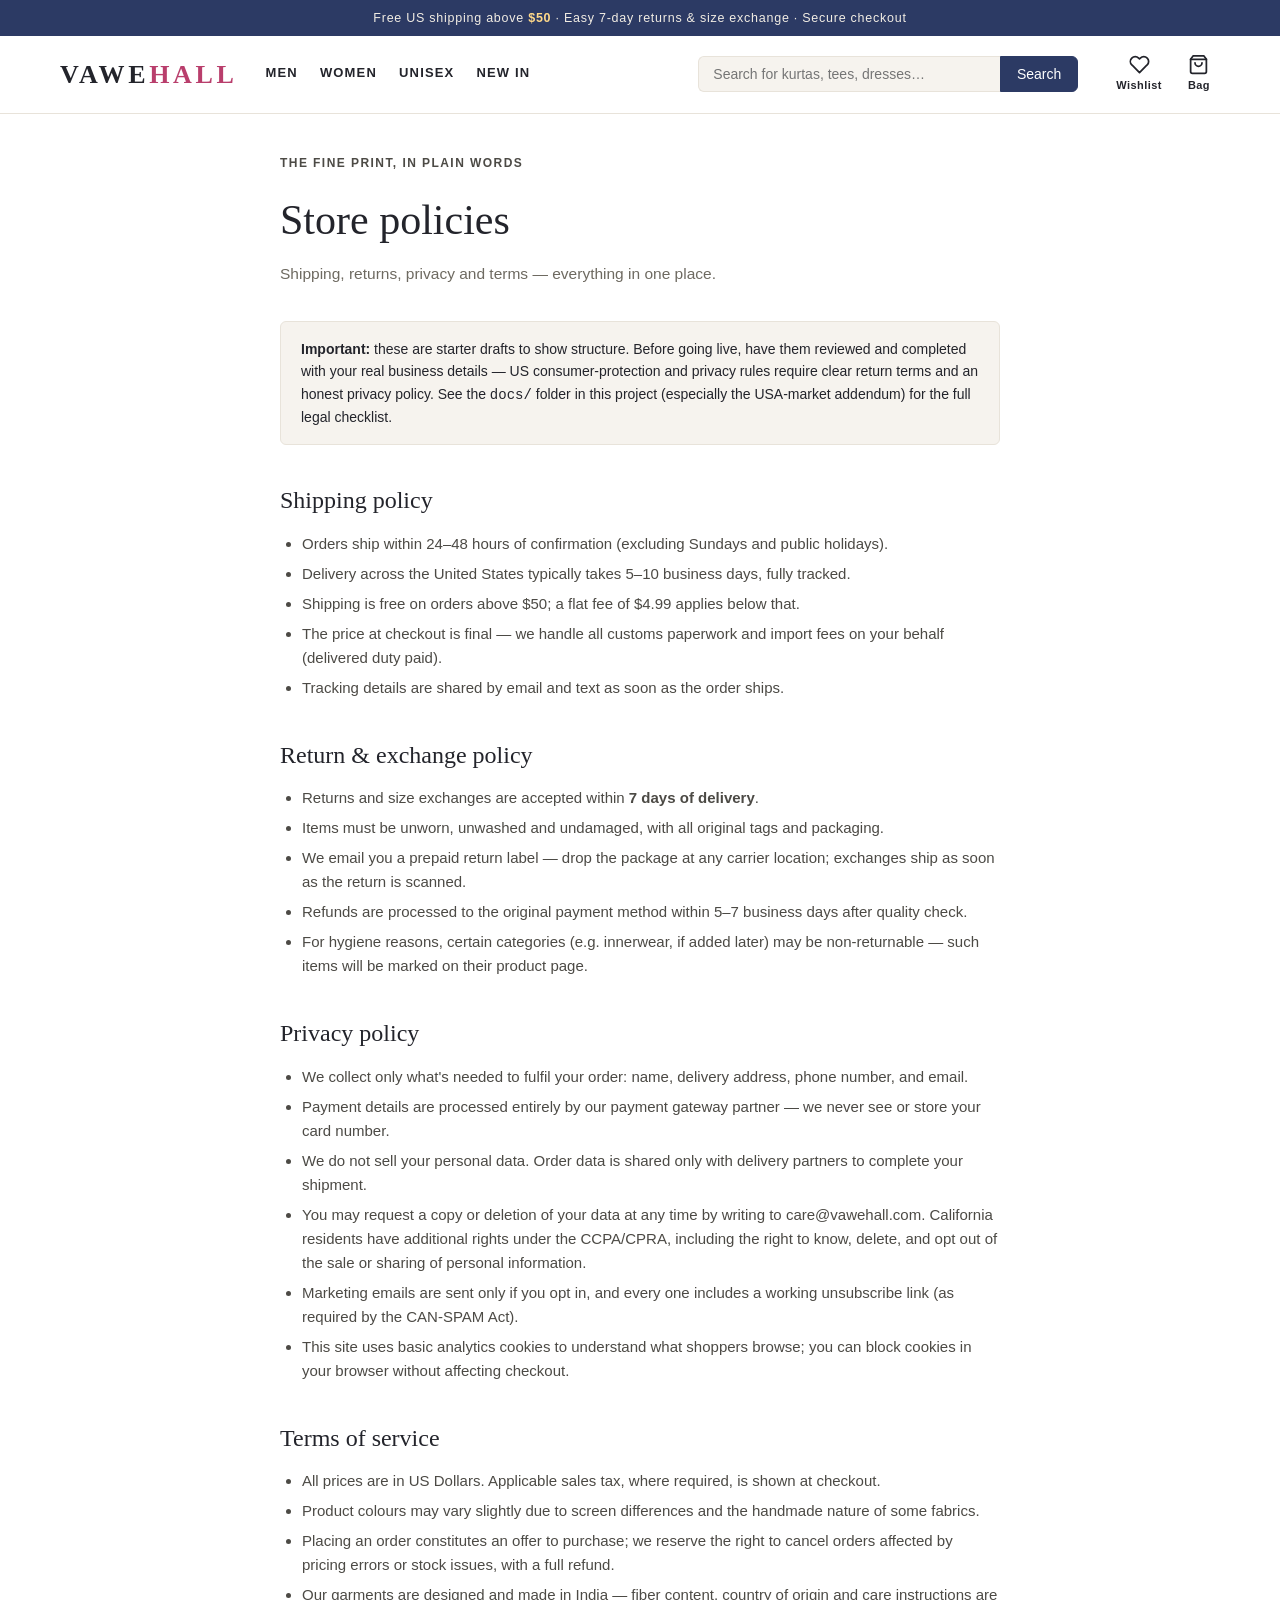
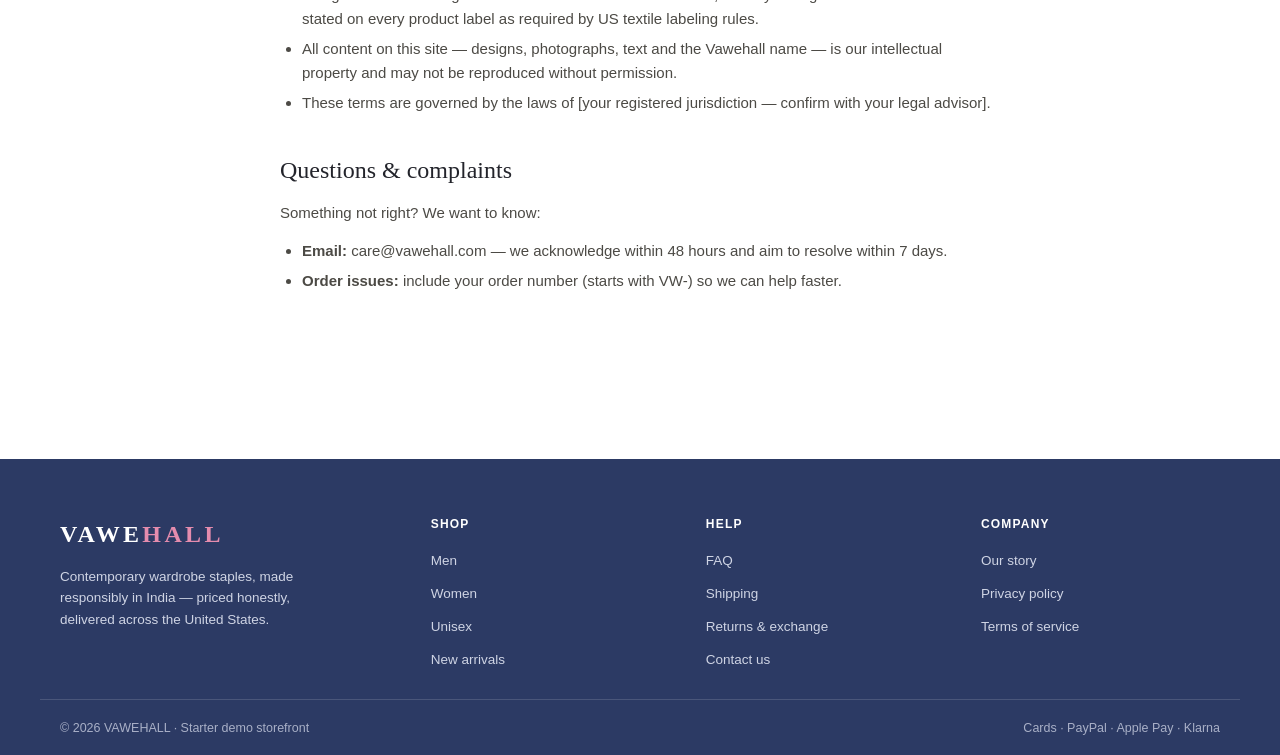
<file: policies.html>
<!DOCTYPE html>
<html lang="en">
<head>
  <meta charset="UTF-8">
  <meta name="viewport" content="width=device-width, initial-scale=1.0">
  <title>Store Policies — Vawehall</title>
  <link rel="stylesheet" href="css/style.css">
  <link rel="icon" href="data:image/svg+xml,<svg xmlns='http://www.w3.org/2000/svg' viewBox='0 0 100 100'><text y='0.9em' font-size='90'>🧵</text></svg>">
</head>
<body data-nav="policies">
  <div id="app-header"></div>

  <main class="page-wrap">
    <p class="eyebrow">The fine print, in plain words</p>
    <h1>Store policies</h1>
    <p class="page-sub">Shipping, returns, privacy and terms — everything in one place.</p>

    <div class="callout">
      <strong>Important:</strong> these are starter drafts to show structure. Before going live, have them reviewed and completed with your real business details — US consumer-protection and privacy rules require clear return terms and an honest privacy policy. See the <code>docs/</code> folder in this project (especially the USA-market addendum) for the full legal checklist.
    </div>

    <h2 id="shipping">Shipping policy</h2>
    <ul>
      <li>Orders ship within 24–48 hours of confirmation (excluding Sundays and public holidays).</li>
      <li>Delivery across the United States typically takes 5–10 business days, fully tracked.</li>
      <li>Shipping is free on orders above $50; a flat fee of $4.99 applies below that.</li>
      <li>The price at checkout is final — we handle all customs paperwork and import fees on your behalf (delivered duty paid).</li>
      <li>Tracking details are shared by email and text as soon as the order ships.</li>
    </ul>

    <h2 id="returns">Return &amp; exchange policy</h2>
    <ul>
      <li>Returns and size exchanges are accepted within <strong>7 days of delivery</strong>.</li>
      <li>Items must be unworn, unwashed and undamaged, with all original tags and packaging.</li>
      <li>We email you a prepaid return label — drop the package at any carrier location; exchanges ship as soon as the return is scanned.</li>
      <li>Refunds are processed to the original payment method within 5–7 business days after quality check.</li>
      <li>For hygiene reasons, certain categories (e.g. innerwear, if added later) may be non-returnable — such items will be marked on their product page.</li>
    </ul>

    <h2 id="privacy">Privacy policy</h2>
    <ul>
      <li>We collect only what's needed to fulfil your order: name, delivery address, phone number, and email.</li>
      <li>Payment details are processed entirely by our payment gateway partner — we never see or store your card number.</li>
      <li>We do not sell your personal data. Order data is shared only with delivery partners to complete your shipment.</li>
      <li>You may request a copy or deletion of your data at any time by writing to care@vawehall.com. California residents have additional rights under the CCPA/CPRA, including the right to know, delete, and opt out of the sale or sharing of personal information.</li>
      <li>Marketing emails are sent only if you opt in, and every one includes a working unsubscribe link (as required by the CAN-SPAM Act).</li>
      <li>This site uses basic analytics cookies to understand what shoppers browse; you can block cookies in your browser without affecting checkout.</li>
    </ul>

    <h2 id="terms">Terms of service</h2>
    <ul>
      <li>All prices are in US Dollars. Applicable sales tax, where required, is shown at checkout.</li>
      <li>Product colours may vary slightly due to screen differences and the handmade nature of some fabrics.</li>
      <li>Placing an order constitutes an offer to purchase; we reserve the right to cancel orders affected by pricing errors or stock issues, with a full refund.</li>
      <li>Our garments are designed and made in India — fiber content, country of origin and care instructions are stated on every product label as required by US textile labeling rules.</li>
      <li>All content on this site — designs, photographs, text and the Vawehall name — is our intellectual property and may not be reproduced without permission.</li>
      <li>These terms are governed by the laws of [your registered jurisdiction — confirm with your legal advisor].</li>
    </ul>

    <h2 id="grievance">Questions &amp; complaints</h2>
    <p>Something not right? We want to know:</p>
    <ul>
      <li><strong>Email:</strong> care@vawehall.com — we acknowledge within 48 hours and aim to resolve within 7 days.</li>
      <li><strong>Order issues:</strong> include your order number (starts with VW-) so we can help faster.</li>
    </ul>
  </main>

  <div id="app-footer"></div>

  <script src="js/products.js"></script>
  <script src="js/app.js"></script>
</body>
</html>
</file>
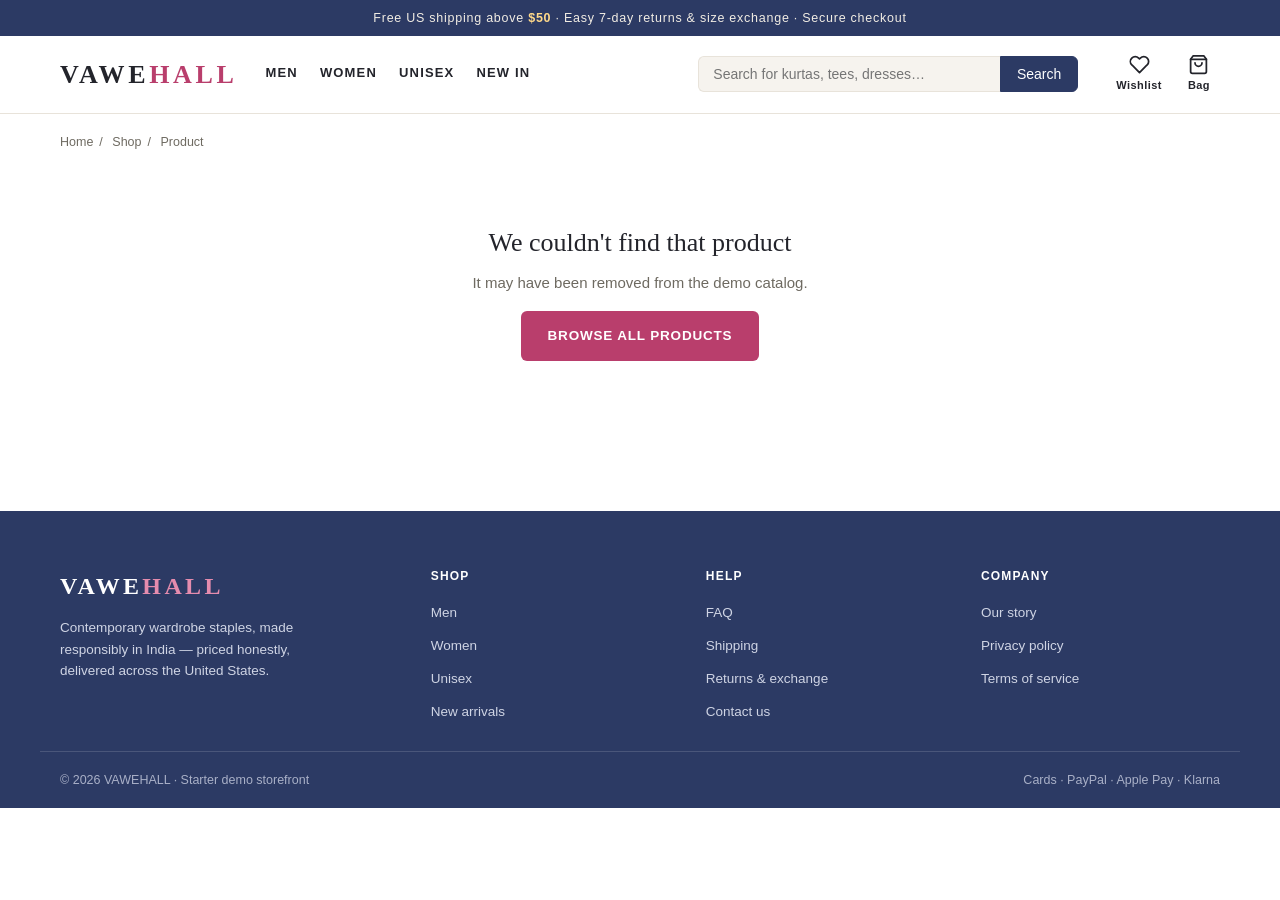
<file: product.html>
<!DOCTYPE html>
<html lang="en">
<head>
  <meta charset="UTF-8">
  <meta name="viewport" content="width=device-width, initial-scale=1.0">
  <title>Product — Vawehall</title>
  <link rel="stylesheet" href="css/style.css">
  <link rel="icon" href="data:image/svg+xml,<svg xmlns='http://www.w3.org/2000/svg' viewBox='0 0 100 100'><text y='0.9em' font-size='90'>🧵</text></svg>">
</head>
<body data-nav="shop">
  <div id="app-header"></div>

  <main class="container">
    <nav class="crumbs" aria-label="Breadcrumb">
      <a href="index.html">Home</a><span class="sep">/</span>
      <a href="shop.html">Shop</a><span class="sep">/</span>
      <span id="crumb-name">Product</span>
    </nav>

    <div class="empty-note" id="not-found" hidden>
      <p class="big">We couldn't find that product</p>
      <p>It may have been removed from the demo catalog.</p>
      <p style="margin-top: 16px;"><a class="btn btn-primary" href="shop.html">Browse all products</a></p>
    </div>

    <div class="pdp" id="pdp" hidden>
      <div class="pdp-gallery">
        <div class="pdp-main" id="pdp-main"></div>
        <div class="pdp-thumbs" id="pdp-thumbs"></div>
      </div>

      <div class="pdp-info">
        <span class="card-brand" id="pdp-brand"></span>
        <h1 id="pdp-name"></h1>
        <div id="pdp-rating"></div>
        <div class="pdp-price" id="pdp-price"></div>
        <p class="tax-note">No customs or hidden fees — the price you see is what you pay</p>

        <div class="opt-label"><span>Colour: <span id="color-name" style="text-transform: none;"></span></span></div>
        <div class="color-row" id="color-row"></div>

        <div class="opt-label">
          <span>Select size</span>
          <button class="link-btn" id="open-size-chart" type="button">Size chart</button>
        </div>
        <div class="size-row" id="size-row"></div>

        <div class="pdp-ctas">
          <button class="btn btn-primary" id="add-to-bag" type="button">Add to bag</button>
          <button class="btn btn-outline" id="pdp-wish" type="button">♡ Wishlist</button>
        </div>

        <div class="pincode-box">
          <h4>Check delivery date</h4>
          <form id="pin-form">
            <input type="text" id="pin-input" inputmode="numeric" maxlength="5" placeholder="Enter 5-digit ZIP code" aria-label="ZIP code">
            <button class="btn btn-dark" type="submit" style="padding: 9px 18px;">Check</button>
          </form>
          <p class="pin-msg" id="pin-msg" role="status"></p>
        </div>

        <div class="accordion">
          <details open>
            <summary>Product details</summary>
            <div class="acc-body">
              <p id="pdp-desc"></p>
              <ul>
                <li id="pdp-fabric"></li>
                <li>Designed in India · Made in India</li>
                <li id="pdp-sku"></li>
              </ul>
            </div>
          </details>
          <details>
            <summary>Fabric care</summary>
            <div class="acc-body">
              <ul>
                <li>Gentle machine wash cold with like colours</li>
                <li>Do not bleach · Dry in shade</li>
                <li>Warm iron; iron embroidery/prints inside-out</li>
              </ul>
            </div>
          </details>
          <details>
            <summary>Shipping &amp; returns</summary>
            <div class="acc-body">
              <ul>
                <li>Free US shipping on orders above $50 ($4.99 below that)</li>
                <li>Ships within 24–48 hours; delivery in 5–10 business days across the USA</li>
                <li>7-day easy returns and size exchange — we email you a return label</li>
                <li>Every order fully tracked from our workshop to your door</li>
              </ul>
            </div>
          </details>
        </div>
      </div>
    </div>

    <section class="section" id="related-section" hidden>
      <div class="section-head">
        <p class="eyebrow">Complete the look</p>
        <h2 class="section-title">You may also like</h2>
      </div>
      <div class="product-grid" id="related-grid"></div>
    </section>
  </main>

  <div id="app-footer"></div>

  <div class="modal-backdrop" id="size-modal" hidden>
    <div class="modal" role="dialog" aria-modal="true" aria-labelledby="size-modal-title">
      <button class="modal-close" id="close-size-chart" type="button" aria-label="Close size chart">×</button>
      <h3 id="size-modal-title">Size chart</h3>
      <p class="modal-sub">All measurements are garment measurements in inches. If you're between sizes, take the larger one.</p>
      <div class="table-scroll" id="size-table"></div>
    </div>
  </div>

  <script src="js/products.js"></script>
  <script src="js/app.js"></script>
  <script>
    (function () {
      var params = new URLSearchParams(location.search);
      var product = getProduct(params.get("id"));
      var chosenColor = null;
      var chosenSize = null;

      var APPAREL_CHART =
        '<table class="simple"><thead><tr><th>Size</th><th>Chest</th><th>Length</th><th>Shoulder</th></tr></thead><tbody>' +
        [["XS", 36, 26, 16], ["S", 38, 27, 17], ["M", 40, 28, 18], ["L", 42, 29, 19], ["XL", 44, 30, 20], ["XXL", 46, 31, 21]]
          .map(function (r) { return "<tr><td>" + r.join("</td><td>") + "</td></tr>"; }).join("") +
        "</tbody></table>";
      var WAIST_CHART =
        '<table class="simple"><thead><tr><th>Size</th><th>Waist</th><th>Hip</th><th>Inseam</th></tr></thead><tbody>' +
        [["28", 28, 36, 30], ["30", 30, 38, 30], ["32", 32, 40, 31], ["34", 34, 42, 31], ["36", 36, 44, 32]]
          .map(function (r) { return "<tr><td>" + r.join("</td><td>") + "</td></tr>"; }).join("") +
        "</tbody></table>";

      function renderGallery() {
        document.getElementById("pdp-main").innerHTML = svgFor(product.type, chosenColor);
        document.getElementById("pdp-thumbs").innerHTML = product.colors.map(function (c) {
          return '<button class="pdp-thumb' + (c === chosenColor ? " active" : "") + '" data-color="' + c + '" type="button" aria-label="View in ' + c + '">' +
            svgFor(product.type, c) + "</button>";
        }).join("");
        document.getElementById("color-row").innerHTML = product.colors.map(function (c) {
          return '<button class="color-dot' + (c === chosenColor ? " active" : "") + '" data-color="' + c + '" type="button" ' +
            'style="background:' + (COLOR_HEX[c] || "#ccc") + '" aria-label="Colour ' + c + '"></button>';
        }).join("");
        document.getElementById("color-name").textContent = chosenColor;
      }

      function renderWishBtn() {
        var on = getWish().indexOf(product.id) >= 0;
        var btn = document.getElementById("pdp-wish");
        btn.innerHTML = '<span aria-hidden="true">' + (on ? "♥" : "♡") + "</span> " + (on ? "Wishlisted" : "Wishlist");
        btn.setAttribute("aria-pressed", String(on));
      }

      function render() {
        document.getElementById("pdp").hidden = false;
        document.getElementById("related-section").hidden = false;
        document.title = product.name + " — Vawehall";
        document.getElementById("crumb-name").textContent = product.name;
        document.getElementById("pdp-brand").textContent = BRAND + " · " + product.category;
        document.getElementById("pdp-name").textContent = product.name;
        document.getElementById("pdp-rating").innerHTML = ratingChip(product);
        document.getElementById("pdp-price").innerHTML =
          '<span class="price">' + fmtMoney(product.price) + '</span>' +
          '<span class="mrp">' + fmtMoney(product.mrp) + '</span>' +
          '<span class="off">(' + discountPct(product) + '% off)</span>';
        document.getElementById("pdp-desc").textContent = product.description;
        document.getElementById("pdp-fabric").textContent = "Fabric: " + product.fabric;
        document.getElementById("pdp-sku").textContent = "Style code: " + product.id;
        document.getElementById("size-row").innerHTML = product.sizes.map(function (s) {
          return '<button class="size-pill" data-size="' + s + '" type="button" aria-pressed="false">' + s + "</button>";
        }).join("");
        document.getElementById("size-table").innerHTML =
          product.sizes.indexOf("28") >= 0 ? WAIST_CHART : APPAREL_CHART;
        renderGallery();
        renderWishBtn();

        var related = PRODUCTS.filter(function (p) {
          return p.id !== product.id && (p.category === product.category || p.type === product.type);
        }).slice(0, 4);
        document.getElementById("related-grid").innerHTML = related.map(renderCard).join("");
      }

      document.addEventListener("click", function (ev) {
        var colorBtn = ev.target.closest("[data-color]");
        if (colorBtn) {
          chosenColor = colorBtn.getAttribute("data-color");
          var wasThumb = colorBtn.classList.contains("pdp-thumb");
          renderGallery();
          // Re-rendering destroys the clicked button — restore keyboard focus to its replacement.
          var again = document.querySelector((wasThumb ? ".pdp-thumb" : ".color-dot") + '[data-color="' + chosenColor + '"]');
          if (again) again.focus();
          return;
        }
        var sizeBtn = ev.target.closest(".size-pill");
        if (sizeBtn) {
          chosenSize = sizeBtn.getAttribute("data-size");
          document.querySelectorAll(".size-pill").forEach(function (b) {
            b.classList.toggle("active", b === sizeBtn);
            b.setAttribute("aria-pressed", String(b === sizeBtn));
          });
        }
      });

      document.addEventListener("DOMContentLoaded", function () {
        if (!product) {
          document.getElementById("not-found").hidden = false;
          document.title = "Product not found — Vawehall";
          return;
        }
        chosenColor = product.colors[0];
        render();

        document.getElementById("add-to-bag").addEventListener("click", function () {
          if (!chosenSize) { showToast("Please select a size first"); return; }
          addToCart(product.id, chosenSize, chosenColor, 1);
          showToast("Added to bag — " + product.name + " (" + chosenSize + ")");
        });

        document.getElementById("pdp-wish").addEventListener("click", function () {
          toggleWish(product.id);
          renderWishBtn();
          showToast(getWish().indexOf(product.id) >= 0 ? "Added to wishlist" : "Removed from wishlist");
        });

        var modal = document.getElementById("size-modal");
        var openBtn = document.getElementById("open-size-chart");
        var closeBtn = document.getElementById("close-size-chart");
        function openModal() {
          modal.hidden = false;
          document.body.style.overflow = "hidden";
          closeBtn.focus();
        }
        function closeModal() {
          if (modal.hidden) return;
          modal.hidden = true;
          document.body.style.overflow = "";
          openBtn.focus();
        }
        openBtn.addEventListener("click", openModal);
        closeBtn.addEventListener("click", closeModal);
        modal.addEventListener("click", function (ev) { if (ev.target === modal) closeModal(); });
        document.addEventListener("keydown", function (ev) {
          if (modal.hidden) return;
          if (ev.key === "Escape") closeModal();
          if (ev.key === "Tab") {
            // The close button is the dialog's only control — keep focus inside.
            ev.preventDefault();
            closeBtn.focus();
          }
        });

        document.getElementById("pin-form").addEventListener("submit", function (ev) {
          ev.preventDefault();
          var pin = document.getElementById("pin-input").value.trim();
          var msg = document.getElementById("pin-msg");
          if (/^[0-9]{5}$/.test(pin)) {
            msg.textContent = "Delivering to " + pin + " — expected in 5–10 business days, fully tracked.";
            msg.className = "pin-msg ok";
          } else {
            msg.textContent = "Please enter a valid 5-digit ZIP code.";
            msg.className = "pin-msg err";
          }
        });
      });
    })();
  </script>
</body>
</html>
</file>
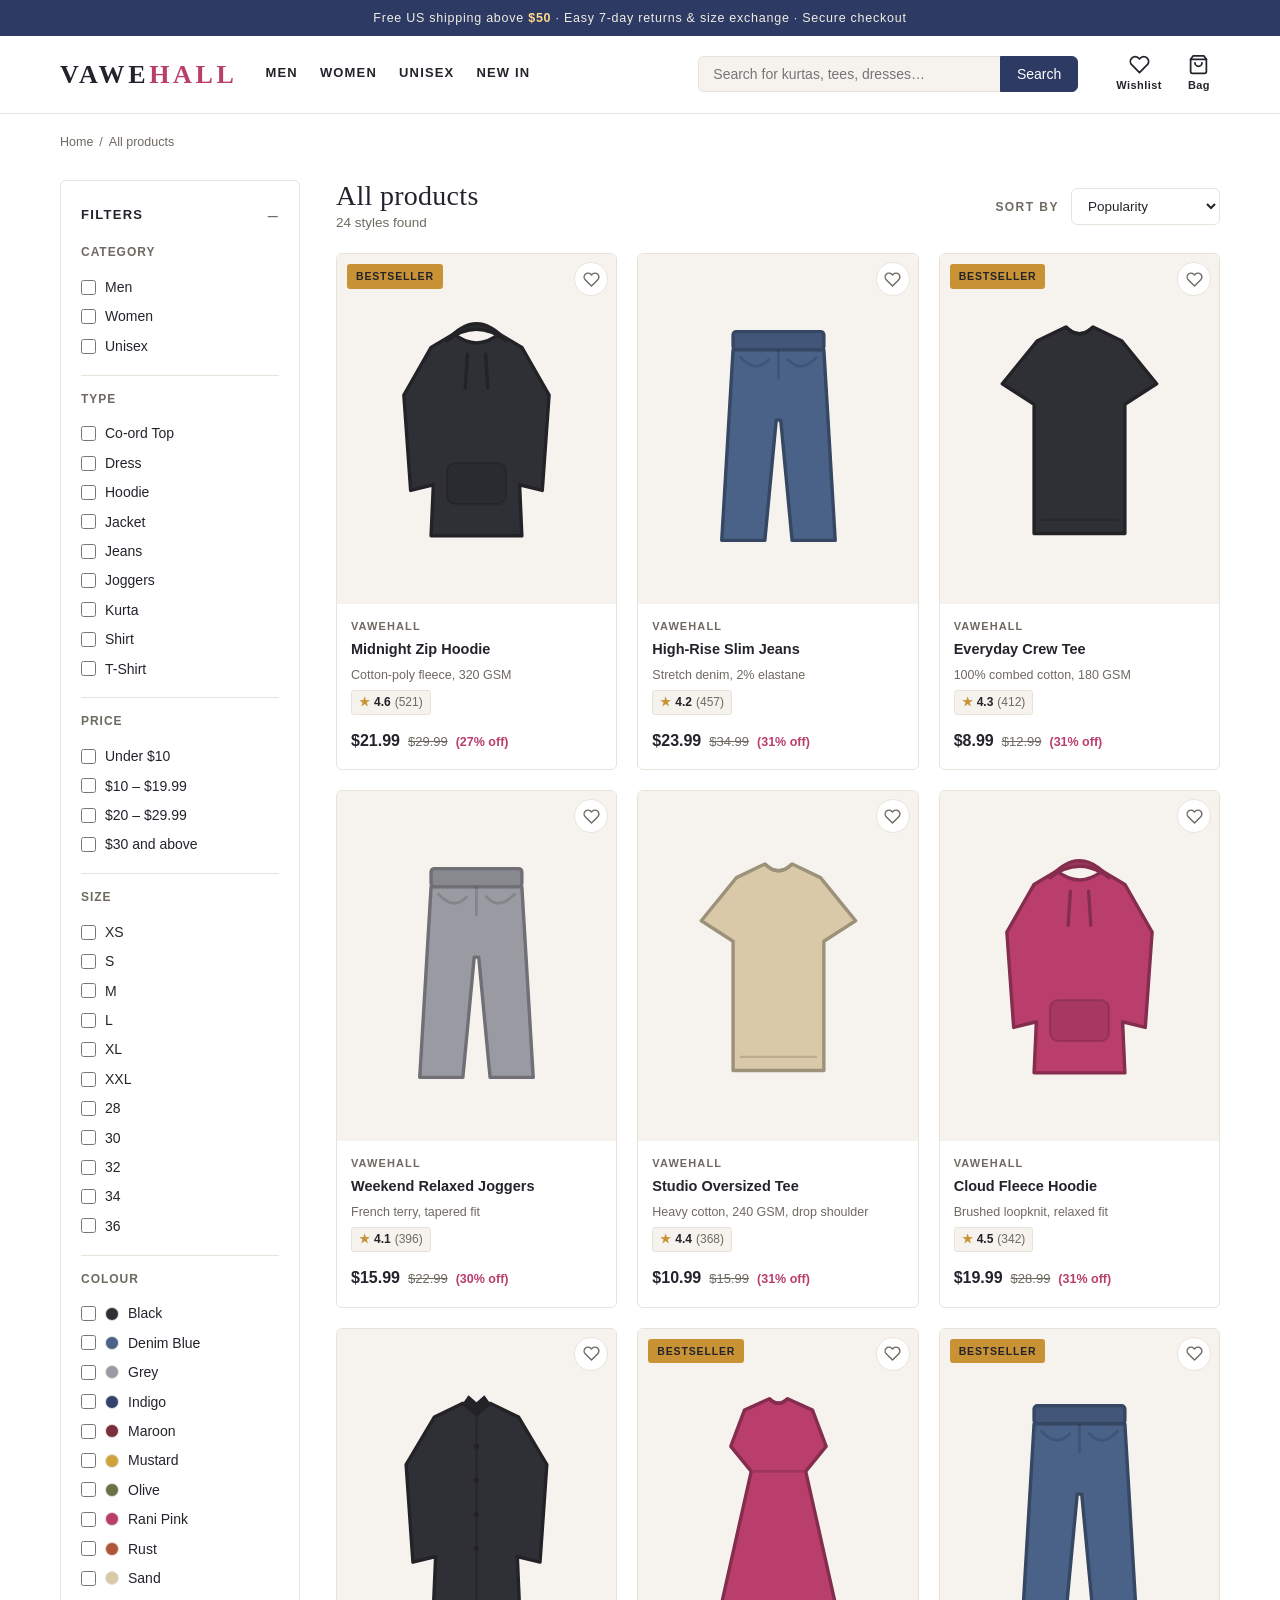
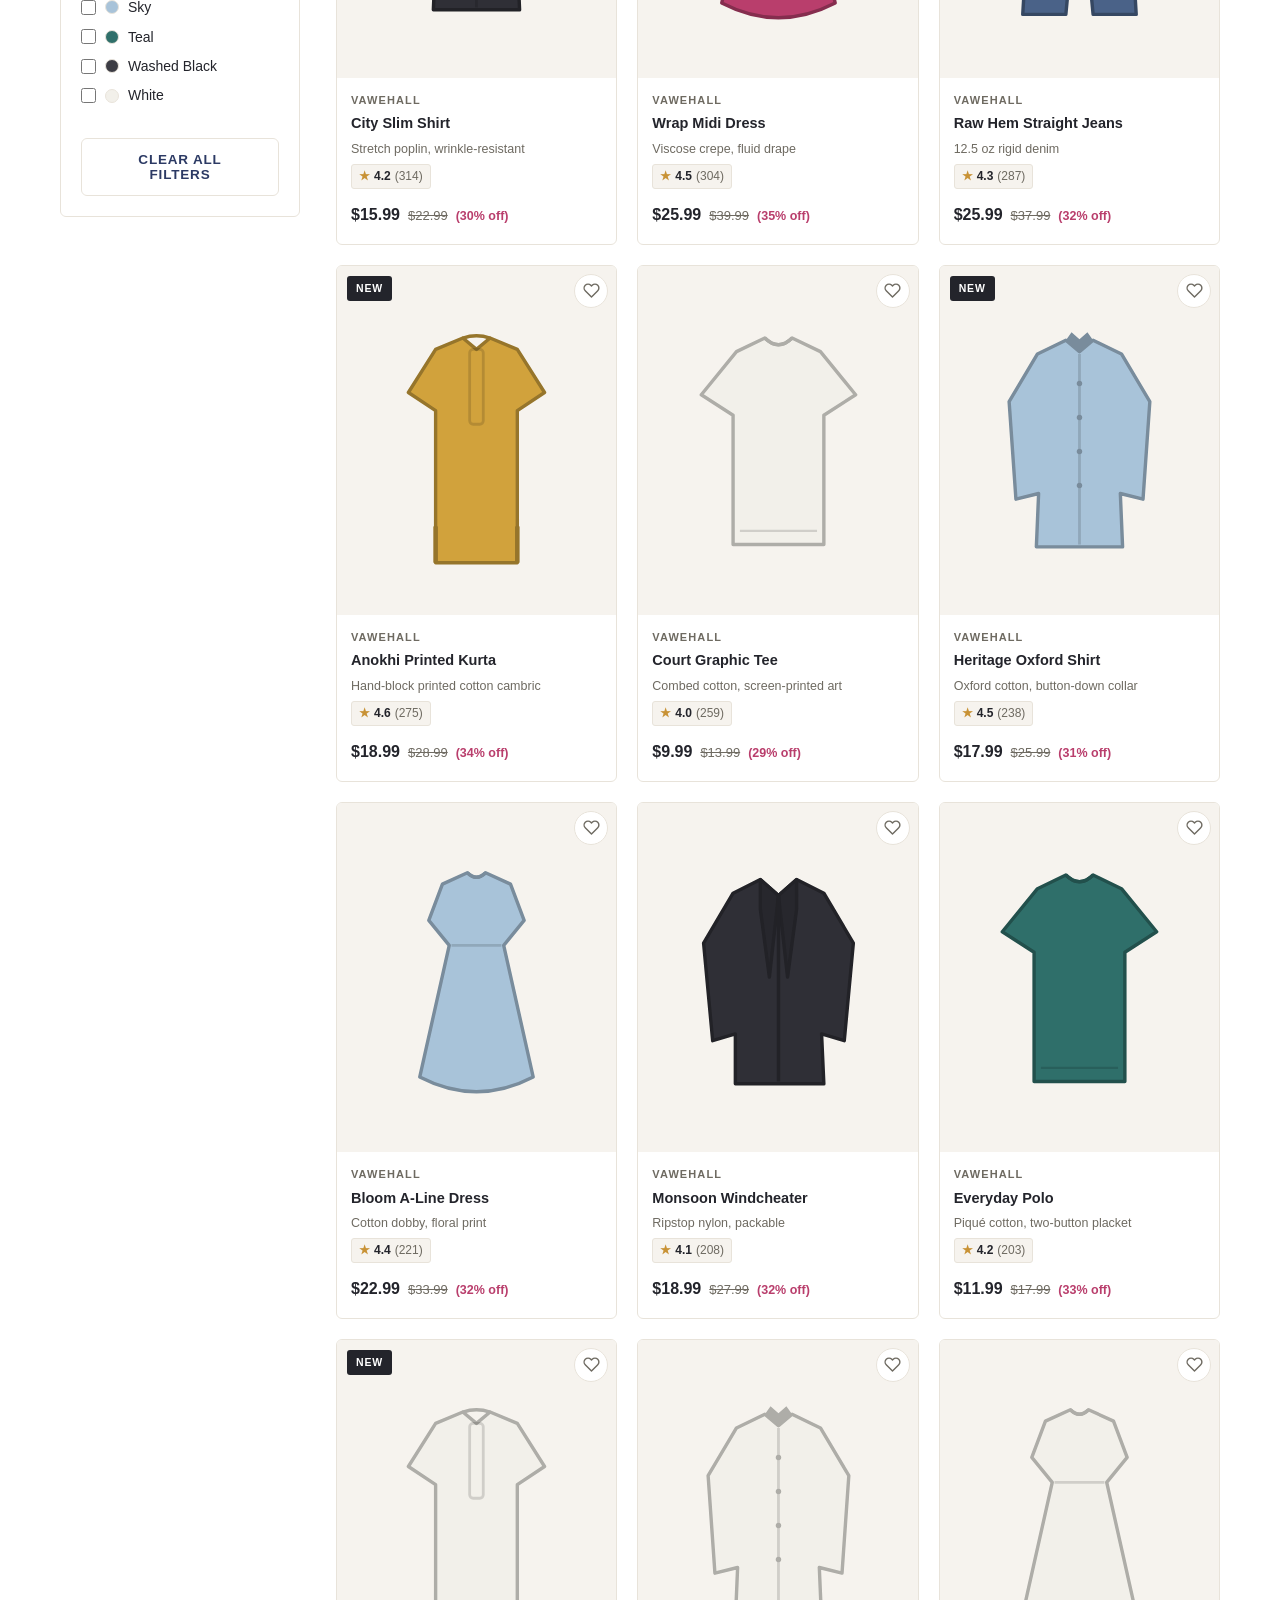
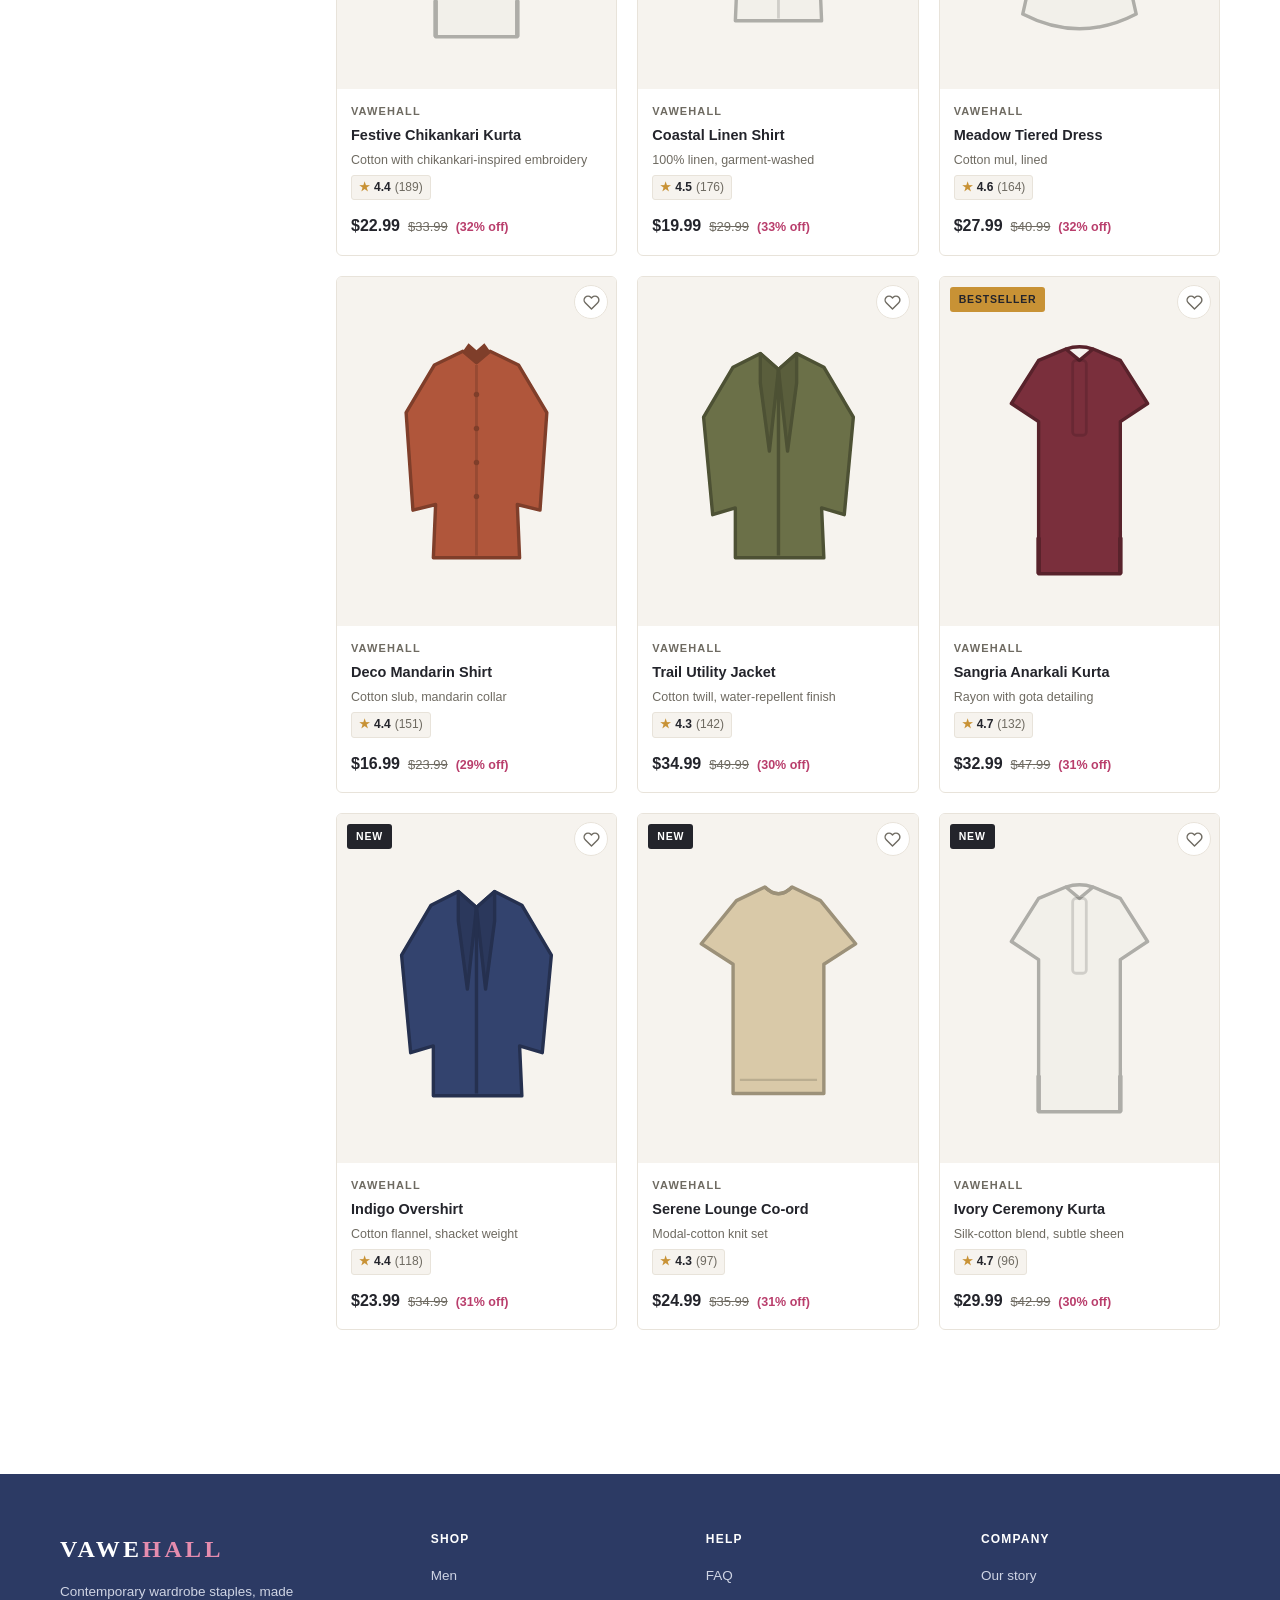
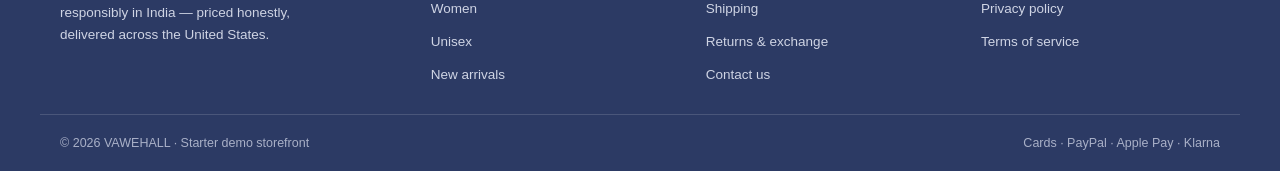
<file: shop.html>
<!DOCTYPE html>
<html lang="en">
<head>
  <meta charset="UTF-8">
  <meta name="viewport" content="width=device-width, initial-scale=1.0">
  <title>Shop — Vawehall</title>
  <meta name="description" content="Shop the full Vawehall collection — kurtas, tees, shirts, dresses, denim and more.">
  <link rel="stylesheet" href="css/style.css">
  <link rel="icon" href="data:image/svg+xml,<svg xmlns='http://www.w3.org/2000/svg' viewBox='0 0 100 100'><text y='0.9em' font-size='90'>🧵</text></svg>">
</head>
<body data-nav="shop">
  <div id="app-header"></div>

  <main class="container">
    <nav class="crumbs" aria-label="Breadcrumb">
      <a href="index.html">Home</a><span class="sep">/</span><span id="crumb-here">Shop</span>
    </nav>

    <div class="shop-layout">
      <aside class="filters" aria-label="Filters">
        <details id="filters-box" open>
          <summary>Filters</summary>
          <div id="filter-groups"></div>
          <button class="btn btn-ghost btn-block" id="clear-filters" type="button">Clear all filters</button>
        </details>
      </aside>

      <section>
        <div class="shop-toolbar">
          <div>
            <h1 class="section-title" id="shop-title" style="font-size: 28px;">All products</h1>
            <p class="result-count" id="result-count"></p>
          </div>
          <label>
            <span class="eyebrow" style="margin-right: 8px;">Sort by</span>
            <select id="sort-select" aria-label="Sort products">
              <option value="popular">Popularity</option>
              <option value="new">Newest first</option>
              <option value="price-asc">Price: low to high</option>
              <option value="price-desc">Price: high to low</option>
              <option value="rating">Customer rating</option>
              <option value="discount">Better discount</option>
            </select>
          </label>
        </div>
        <div class="product-grid" id="shop-grid"></div>
        <div class="empty-note" id="empty-note" hidden>
          <p class="big">Nothing matches those filters</p>
          <p>Try removing a filter or two — or browse everything instead.</p>
          <p style="margin-top: 16px;"><button class="btn btn-primary" id="empty-clear" type="button">Show all products</button></p>
        </div>
      </section>
    </div>
  </main>

  <div id="app-footer"></div>

  <script src="js/products.js"></script>
  <script src="js/app.js"></script>
  <script>
    (function () {
      var params = new URLSearchParams(location.search);
      var urlSearch = (params.get("search") || "").trim().toLowerCase();
      var urlBadge = params.get("badge") || "";

      var state = {
        categories: new Set(params.get("category") ? [params.get("category")] : []),
        types: new Set(params.get("type") ? [params.get("type")] : []),
        colors: new Set(),
        sizes: new Set(),
        prices: new Set(),
        sort: "popular"
      };

      var PRICE_BUCKETS = [
        { key: "0-9", label: "Under $10", test: function (p) { return p.price < 10; } },
        { key: "10-19", label: "$10 – $19.99", test: function (p) { return p.price >= 10 && p.price < 20; } },
        { key: "20-29", label: "$20 – $29.99", test: function (p) { return p.price >= 20 && p.price < 30; } },
        { key: "30+", label: "$30 and above", test: function (p) { return p.price >= 30; } }
      ];

      function uniq(arr) { return Array.from(new Set(arr)); }
      var ALL_TYPES = uniq(PRODUCTS.map(function (p) { return p.type; })).sort();
      var ALL_COLORS = uniq(PRODUCTS.reduce(function (a, p) { return a.concat(p.colors); }, [])).sort();
      var ALL_SIZES = ["XS", "S", "M", "L", "XL", "XXL", "28", "30", "32", "34", "36"];

      function checkbox(group, value, label, extra) {
        var checked = state[group].has(value) ? " checked" : "";
        return '<label class="filter-option">' +
          '<input type="checkbox" data-group="' + group + '" data-value="' + value + '"' + checked + ">" +
          (extra || "") + "<span>" + label + "</span></label>";
      }

      function renderFilters() {
        var html = "";
        html += '<div class="filter-group"><h4>Category</h4>' +
          ["Men", "Women", "Unisex"].map(function (c) { return checkbox("categories", c, c); }).join("") + "</div>";
        html += '<div class="filter-group"><h4>Type</h4>' +
          ALL_TYPES.map(function (t) { return checkbox("types", t, t); }).join("") + "</div>";
        html += '<div class="filter-group"><h4>Price</h4>' +
          PRICE_BUCKETS.map(function (b) { return checkbox("prices", b.key, b.label); }).join("") + "</div>";
        html += '<div class="filter-group"><h4>Size</h4>' +
          ALL_SIZES.map(function (s) { return checkbox("sizes", s, s); }).join("") + "</div>";
        html += '<div class="filter-group"><h4>Colour</h4>' +
          ALL_COLORS.map(function (c) {
            var sw = '<span class="swatch" style="background:' + (COLOR_HEX[c] || "#ccc") + '"></span>';
            return checkbox("colors", c, c, sw);
          }).join("") + "</div>";
        document.getElementById("filter-groups").innerHTML = html;
      }

      function matches(p) {
        if (urlBadge && p.badge !== urlBadge) return false;
        if (urlSearch) {
          var hay = (p.name + " " + p.type + " " + p.category + " " + p.fabric + " " + p.description + " " + p.colors.join(" ")).toLowerCase();
          if (hay.indexOf(urlSearch) < 0) return false;
        }
        if (state.categories.size && !state.categories.has(p.category)) return false;
        if (state.types.size && !state.types.has(p.type)) return false;
        if (state.colors.size && !p.colors.some(function (c) { return state.colors.has(c); })) return false;
        if (state.sizes.size && !p.sizes.some(function (s) { return state.sizes.has(s); })) return false;
        if (state.prices.size) {
          var ok = PRICE_BUCKETS.some(function (b) { return state.prices.has(b.key) && b.test(p); });
          if (!ok) return false;
        }
        return true;
      }

      function sorted(list) {
        var s = state.sort;
        var out = list.slice();
        if (s === "price-asc") out.sort(function (a, b) { return a.price - b.price; });
        else if (s === "price-desc") out.sort(function (a, b) { return b.price - a.price; });
        else if (s === "rating") out.sort(function (a, b) { return b.rating - a.rating; });
        else if (s === "discount") out.sort(function (a, b) { return discountPct(b) - discountPct(a); });
        else if (s === "new") out.sort(function (a, b) { return (b.badge === "New") - (a.badge === "New"); });
        else out.sort(function (a, b) { return b.ratingCount - a.ratingCount; });
        return out;
      }

      function pageTitle() {
        if (urlSearch) return 'Search: "' + urlSearch + '"';
        if (urlBadge === "New") return "New arrivals";
        if (urlBadge) return urlBadge + "s";
        if (state.categories.size === 1) return Array.from(state.categories)[0];
        return "All products";
      }

      function render() {
        var list = sorted(PRODUCTS.filter(matches));
        var title = pageTitle();
        document.getElementById("shop-title").textContent = title;
        document.getElementById("crumb-here").textContent = title;
        document.title = title + " — Vawehall";
        document.getElementById("result-count").textContent =
          list.length + (list.length === 1 ? " style" : " styles") + " found";
        document.getElementById("shop-grid").innerHTML = list.map(renderCard).join("");
        document.getElementById("empty-note").hidden = list.length !== 0;
      }

      function clearAll() {
        state.categories.clear(); state.types.clear(); state.colors.clear();
        state.sizes.clear(); state.prices.clear();
        urlSearch = ""; urlBadge = "";
        history.replaceState(null, "", "shop.html");
        var headerSearch = document.querySelector('.header-search input');
        if (headerSearch) headerSearch.value = "";
        renderFilters();
        render();
      }

      document.addEventListener("change", function (ev) {
        var el = ev.target;
        if (el.matches("[data-group]")) {
          var set = state[el.getAttribute("data-group")];
          var val = el.getAttribute("data-value");
          if (el.checked) set.add(val); else set.delete(val);
          render();
        } else if (el.id === "sort-select") {
          state.sort = el.value;
          render();
        }
      });

      document.addEventListener("DOMContentLoaded", function () {
        renderFilters();
        render();
        document.getElementById("clear-filters").addEventListener("click", clearAll);
        document.getElementById("empty-clear").addEventListener("click", clearAll);
        // On phones, start with the filter panel collapsed so products show first.
        if (window.matchMedia("(max-width: 980px)").matches) {
          document.getElementById("filters-box").removeAttribute("open");
        }
      });
    })();
  </script>
</body>
</html>
</file>
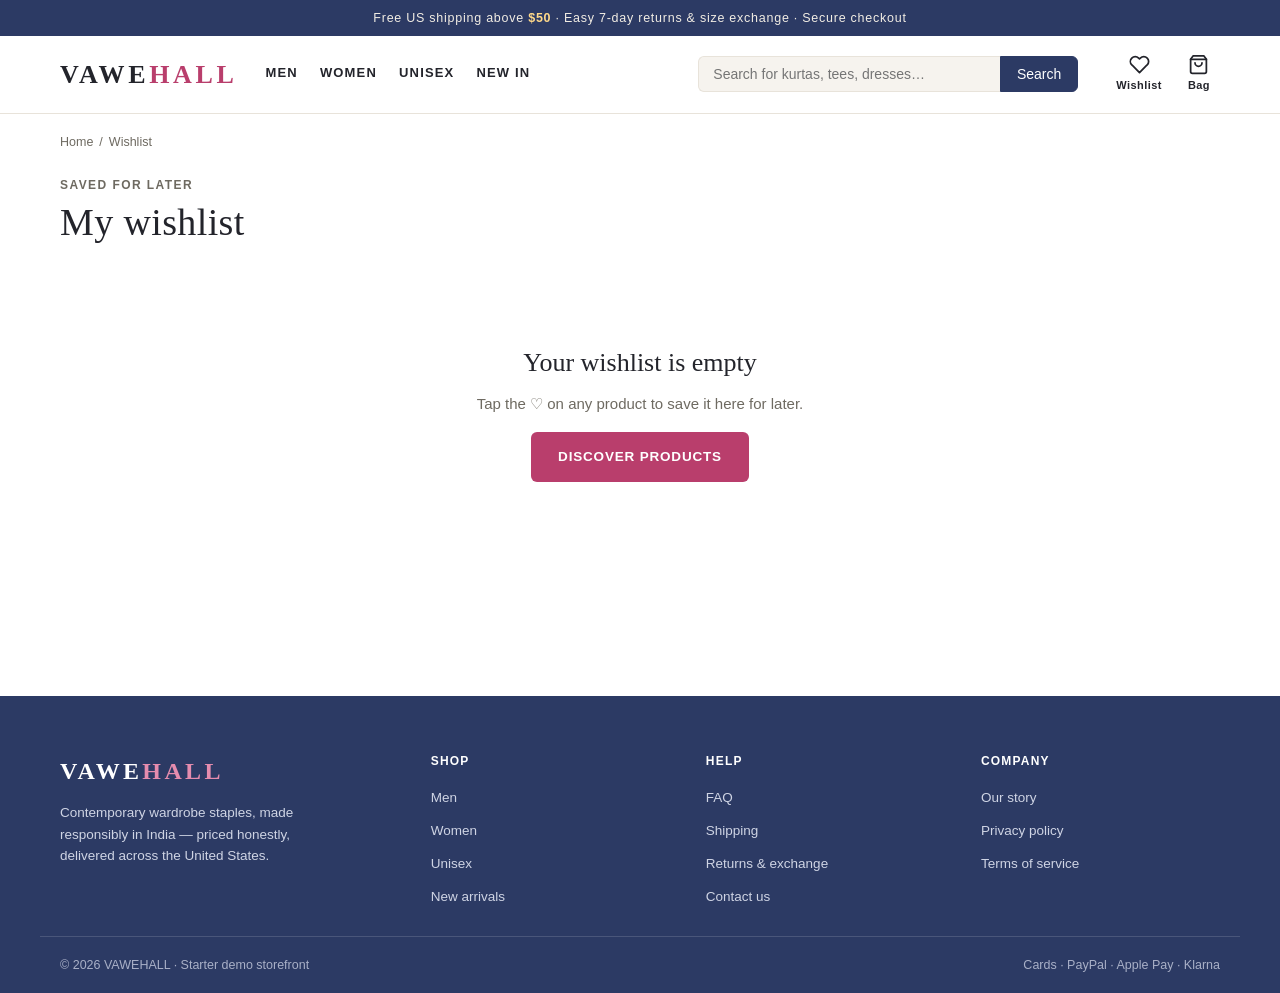
<file: wishlist.html>
<!DOCTYPE html>
<html lang="en">
<head>
  <meta charset="UTF-8">
  <meta name="viewport" content="width=device-width, initial-scale=1.0">
  <title>Wishlist — Vawehall</title>
  <link rel="stylesheet" href="css/style.css">
  <link rel="icon" href="data:image/svg+xml,<svg xmlns='http://www.w3.org/2000/svg' viewBox='0 0 100 100'><text y='0.9em' font-size='90'>🧵</text></svg>">
</head>
<body data-nav="wishlist">
  <div id="app-header"></div>

  <main class="container">
    <nav class="crumbs" aria-label="Breadcrumb">
      <a href="index.html">Home</a><span class="sep">/</span><span>Wishlist</span>
    </nav>

    <section class="section" style="padding-top: 24px;">
      <div class="section-head">
        <p class="eyebrow">Saved for later</p>
        <h1 class="section-title" id="wish-title">My wishlist</h1>
      </div>

      <div class="empty-note" id="wish-empty" hidden>
        <p class="big">Your wishlist is empty</p>
        <p>Tap the ♡ on any product to save it here for later.</p>
        <p style="margin-top: 16px;"><a class="btn btn-primary" href="shop.html">Discover products</a></p>
      </div>

      <div class="product-grid" id="wish-grid"></div>
    </section>
  </main>

  <div id="app-footer"></div>

  <script src="js/products.js"></script>
  <script src="js/app.js"></script>
  <script>
    function renderWishlist() {
      var ids = getWish();
      var list = ids.map(getProduct).filter(Boolean);
      document.getElementById("wish-empty").hidden = list.length !== 0;
      document.getElementById("wish-grid").innerHTML = list.map(renderCard).join("");
      document.getElementById("wish-title").textContent =
        list.length ? "My wishlist (" + list.length + ")" : "My wishlist";
    }
    /* Re-render when a heart is toggled on this page; the toggled card is gone,
       so move keyboard focus to the next card's heart (or the empty-state CTA). */
    window.onWishChange = function () {
      renderWishlist();
      var next = document.querySelector("#wish-grid [data-wish]") ||
                 document.querySelector("#wish-empty a");
      if (next) next.focus();
    };
    document.addEventListener("DOMContentLoaded", renderWishlist);
  </script>
</body>
</html>
</file>
<file: css/style.css>
/* ==========================================================================
   VAWEHALL — starter storefront design system
   Palette: ink #23242B · ground #FFFFFF · shade #F6F3EE · accent (rani pink)
   #B93E6C · indigo #2C3A64 · gold #C89235
   ========================================================================== */

:root {
  --ink: #23242b;
  --ink-soft: #4c4a45;
  --muted: #6e6a61;
  --ground: #ffffff;
  --shade: #f6f3ee;
  --shade-deep: #ede8df;
  --line: #e8e3da;
  --accent: #b93e6c;
  --accent-deep: #99315a;
  --accent-tint: #f9edf2;
  --indigo: #2c3a64;
  --indigo-deep: #222d4e;
  --gold: #c89235;
  --success: #1e7b4f;
  --danger: #b3423a;
  --serif: "Bodoni 72", Didot, "Playfair Display", "Georgia", serif;
  --sans: -apple-system, BlinkMacSystemFont, "Segoe UI", Roboto, "Helvetica Neue", Arial, sans-serif;
  --shadow: 0 10px 30px rgba(35, 36, 43, 0.08);
  --radius: 6px;
}

* { margin: 0; padding: 0; box-sizing: border-box; }

/* Guard: author display rules (grid/flex) must never defeat the hidden attribute. */
[hidden] { display: none !important; }

/* Keep anchor targets clear of the sticky header. */
[id] { scroll-margin-top: 110px; }

html { scroll-behavior: smooth; }
@media (prefers-reduced-motion: reduce) {
  html { scroll-behavior: auto; }
  *, *::before, *::after { animation: none !important; transition: none !important; }
}

body {
  font-family: var(--sans);
  color: var(--ink);
  background: var(--ground);
  line-height: 1.6;
  font-size: 15px;
}

img, svg { max-width: 100%; display: block; }
a { color: var(--indigo); text-decoration: none; }
a:hover { color: var(--accent); }
button { font-family: inherit; cursor: pointer; }
:focus-visible { outline: 2px solid var(--indigo); outline-offset: 2px; }

.container { max-width: 1200px; margin: 0 auto; padding: 0 20px; }

.skip-link {
  position: absolute;
  left: -9999px;
  top: 0;
  z-index: 200;
  background: var(--ink);
  color: #fff;
  padding: 10px 18px;
  font-size: 13px;
  font-weight: 700;
  border-radius: 0 0 var(--radius) 0;
}
.skip-link:focus { left: 0; }

/* ---------- Type helpers ---------- */

.eyebrow {
  font-size: 12px;
  text-transform: uppercase;
  letter-spacing: 0.12em;
  color: var(--muted);
  font-weight: 600;
}

.section-title {
  font-family: var(--serif);
  font-size: clamp(26px, 3.5vw, 38px);
  font-weight: 500;
  letter-spacing: 0.01em;
  text-wrap: balance;
  line-height: 1.15;
}

.section-head {
  display: flex;
  flex-direction: column;
  gap: 6px;
  margin-bottom: 28px;
}
.section-head .see-all { font-size: 13px; font-weight: 600; letter-spacing: 0.04em; }

/* ---------- Announcement bar ---------- */

.announce {
  background: var(--indigo);
  color: #f2ede4;
  text-align: center;
  font-size: 12.5px;
  letter-spacing: 0.06em;
  padding: 8px 16px;
}
.announce strong { color: #ffd98a; font-weight: 600; }

/* ---------- Header ---------- */

.site-header {
  position: sticky;
  top: 0;
  z-index: 50;
  background: var(--ground);
  border-bottom: 1px solid var(--line);
}

.header-inner {
  display: flex;
  align-items: center;
  gap: 28px;
  padding: 14px 20px;
  max-width: 1200px;
  margin: 0 auto;
}

.wordmark {
  font-family: var(--serif);
  font-size: 26px;
  letter-spacing: 0.14em;
  color: var(--ink);
  font-weight: 600;
  white-space: nowrap;
}
.wordmark:hover { color: var(--ink); }
.wordmark span { color: var(--accent); }

.main-nav { display: flex; gap: 22px; }
.main-nav a {
  font-size: 13px;
  font-weight: 600;
  text-transform: uppercase;
  letter-spacing: 0.09em;
  color: var(--ink);
  padding: 6px 0;
  border-bottom: 2px solid transparent;
}
.main-nav a:hover, .main-nav a.active { color: var(--accent); border-bottom-color: var(--accent); }

.header-search { flex: 1; max-width: 380px; margin-left: auto; }
.header-search form { display: flex; }
.header-search input {
  flex: 1;
  border: 1px solid var(--line);
  border-right: none;
  border-radius: var(--radius) 0 0 var(--radius);
  background: var(--shade);
  padding: 9px 14px;
  font-size: 14px;
  font-family: inherit;
  color: var(--ink);
  min-width: 0;
}
.header-search input:focus { outline: none; border-color: var(--indigo); background: var(--ground); }
.header-search button {
  border: 1px solid var(--indigo);
  background: var(--indigo);
  color: #fff;
  padding: 0 16px;
  border-radius: 0 var(--radius) var(--radius) 0;
  font-size: 14px;
}
.header-search button:hover { background: var(--indigo-deep); }

.header-icons { display: flex; gap: 6px; }
.icon-link {
  position: relative;
  display: flex;
  flex-direction: column;
  align-items: center;
  gap: 2px;
  padding: 4px 10px;
  color: var(--ink);
  font-size: 11px;
  font-weight: 600;
  letter-spacing: 0.04em;
}
.icon-link svg { width: 21px; height: 21px; }
.icon-link:hover { color: var(--accent); }
.count-badge {
  position: absolute;
  top: -2px;
  right: 2px;
  min-width: 17px;
  height: 17px;
  border-radius: 999px;
  background: var(--accent);
  color: #fff;
  font-size: 10.5px;
  font-weight: 700;
  display: flex;
  align-items: center;
  justify-content: center;
  padding: 0 4px;
}
.count-badge[hidden] { display: none; }

/* ---------- Hero ---------- */

.hero {
  background: var(--shade);
  border-bottom: 1px solid var(--line);
  overflow: hidden;
}
.hero-inner {
  max-width: 1200px;
  margin: 0 auto;
  padding: 72px 20px;
  display: grid;
  grid-template-columns: 1.1fr 0.9fr;
  gap: 48px;
  align-items: center;
}
.hero-inner > * { min-width: 0; }
.hero h1 {
  font-family: var(--serif);
  font-size: clamp(38px, 5.5vw, 64px);
  font-weight: 500;
  line-height: 1.08;
  letter-spacing: 0.01em;
  text-wrap: balance;
}
.hero h1 em { font-style: italic; color: var(--accent); }
.hero p.lede { margin-top: 18px; font-size: 16.5px; color: var(--ink-soft); max-width: 46ch; }
.hero-ctas { margin-top: 30px; display: flex; gap: 14px; flex-wrap: wrap; }
.hero-art { display: flex; justify-content: center; }
.hero-art svg { width: 100%; max-width: 430px; height: auto; }

/* ---------- Buttons ---------- */

.btn {
  display: inline-flex;
  align-items: center;
  justify-content: center;
  gap: 8px;
  border-radius: var(--radius);
  font-size: 13.5px;
  font-weight: 700;
  letter-spacing: 0.06em;
  text-transform: uppercase;
  padding: 13px 26px;
  border: 1px solid transparent;
  transition: background 0.15s ease, color 0.15s ease, border-color 0.15s ease;
}
.btn-primary { background: var(--accent); color: #fff; }
.btn-primary:hover { background: var(--accent-deep); color: #fff; }
.btn-dark { background: var(--ink); color: #fff; }
.btn-dark:hover { background: #000; color: #fff; }
.btn-outline { background: transparent; color: var(--ink); border-color: var(--ink); }
.btn-outline:hover { background: var(--ink); color: #fff; }
.btn-ghost { background: transparent; color: var(--indigo); border-color: var(--line); }
.btn-ghost:hover { border-color: var(--indigo); color: var(--indigo); }
.btn-block { width: 100%; }
.btn:disabled { opacity: 0.5; cursor: not-allowed; }

/* ---------- Category tiles ---------- */

.section { padding: 64px 0; }
.section.shaded { background: var(--shade); border-top: 1px solid var(--line); border-bottom: 1px solid var(--line); }

.cat-grid {
  display: grid;
  grid-template-columns: repeat(4, 1fr);
  gap: 18px;
}
.cat-tile {
  position: relative;
  border: 1px solid var(--line);
  border-radius: var(--radius);
  background: var(--ground);
  padding: 26px 22px 22px;
  display: flex;
  flex-direction: column;
  gap: 14px;
  color: var(--ink);
  transition: box-shadow 0.15s ease, transform 0.15s ease;
}
.cat-tile:hover { box-shadow: var(--shadow); transform: translateY(-3px); color: var(--ink); }
.cat-tile .cat-art { height: 120px; display: flex; align-items: center; justify-content: center; background: var(--shade); border-radius: var(--radius); }
.cat-tile .cat-art svg { height: 92px; width: auto; }
.cat-tile h3 { font-family: var(--serif); font-size: 21px; font-weight: 500; }
.cat-tile p { font-size: 13px; color: var(--muted); }
.cat-tile .cat-cta { font-size: 12px; font-weight: 700; letter-spacing: 0.08em; text-transform: uppercase; color: var(--accent); }

/* ---------- Product cards ---------- */

.product-grid {
  display: grid;
  grid-template-columns: repeat(auto-fill, minmax(215px, 1fr));
  gap: 20px;
}

.product-card {
  position: relative;
  background: var(--ground);
  border: 1px solid var(--line);
  border-radius: var(--radius);
  overflow: hidden;
  display: flex;
  flex-direction: column;
  transition: box-shadow 0.15s ease, transform 0.15s ease;
}
.product-card:hover { box-shadow: var(--shadow); transform: translateY(-3px); }
.product-card a.card-link { color: inherit; display: flex; flex-direction: column; flex: 1; }

.card-media { position: relative; background: var(--shade); aspect-ratio: 4 / 5; display: flex; align-items: center; justify-content: center; }
.card-media svg { height: 78%; width: auto; }

.card-flag {
  position: absolute;
  top: 10px;
  left: 10px;
  background: var(--ink);
  color: #fff;
  font-size: 10.5px;
  font-weight: 700;
  letter-spacing: 0.08em;
  text-transform: uppercase;
  padding: 4px 9px;
  border-radius: 3px;
}
.card-flag.flag-bestseller { background: var(--gold); color: var(--ink); }
.card-flag.flag-sale { background: var(--accent); }

.wish-btn {
  position: absolute;
  top: 8px;
  right: 8px;
  width: 34px;
  height: 34px;
  border-radius: 999px;
  border: 1px solid var(--line);
  background: var(--ground);
  color: var(--muted);
  display: flex;
  align-items: center;
  justify-content: center;
  z-index: 2;
}
.wish-btn svg { width: 17px; height: 17px; }
.wish-btn:hover { color: var(--accent); border-color: var(--accent); }
.wish-btn.active { color: #fff; background: var(--accent); border-color: var(--accent); }

.card-body { padding: 14px 14px 16px; display: flex; flex-direction: column; gap: 5px; flex: 1; }
.card-brand { font-size: 11px; font-weight: 700; letter-spacing: 0.1em; text-transform: uppercase; color: var(--muted); }
.card-name { font-size: 14.5px; font-weight: 600; color: var(--ink); line-height: 1.35; }
.card-fabric { font-size: 12.5px; color: var(--muted); }

.price-row { display: flex; flex-wrap: wrap; align-items: baseline; gap: 4px 8px; margin-top: auto; padding-top: 8px; font-variant-numeric: tabular-nums; }
.price { font-size: 16px; font-weight: 700; }
.mrp { font-size: 13px; color: var(--muted); text-decoration: line-through; }
.off { font-size: 12.5px; font-weight: 700; color: var(--accent); }

.rating-chip {
  display: inline-flex;
  align-items: center;
  gap: 4px;
  font-size: 12px;
  font-weight: 700;
  color: var(--ink);
  background: var(--shade);
  border: 1px solid var(--line);
  border-radius: 3px;
  padding: 2px 7px;
  width: fit-content;
}
.rating-chip .star { color: var(--gold); }
.rating-chip .rcount { color: var(--muted); font-weight: 500; }

/* ---------- Value props strip ---------- */

.props { display: grid; grid-template-columns: repeat(4, 1fr); gap: 18px; }
.prop { display: flex; gap: 14px; align-items: flex-start; }
.prop svg { width: 30px; height: 30px; color: var(--indigo); flex-shrink: 0; }
.prop h4 { font-size: 14px; font-weight: 700; }
.prop p { font-size: 13px; color: var(--muted); }

/* ---------- Footer ---------- */

.site-footer { background: var(--indigo); color: #cfd4e4; margin-top: 80px; }
.footer-inner {
  max-width: 1200px;
  margin: 0 auto;
  padding: 56px 20px 28px;
  display: grid;
  grid-template-columns: 1.4fr 1fr 1fr 1fr;
  gap: 36px;
}
.footer-brand .wordmark { color: #fff; font-size: 24px; }
.footer-brand .wordmark span { color: #e58cae; }
.footer-brand p { margin-top: 12px; font-size: 13.5px; max-width: 34ch; }
.footer-col h5 { color: #fff; font-size: 12px; text-transform: uppercase; letter-spacing: 0.1em; margin-bottom: 14px; }
.footer-col ul { list-style: none; display: flex; flex-direction: column; gap: 9px; }
.footer-col a { color: #cfd4e4; font-size: 13.5px; }
.footer-col a:hover { color: #fff; }
.footer-base {
  border-top: 1px solid rgba(255, 255, 255, 0.14);
  max-width: 1200px;
  margin: 0 auto;
  padding: 18px 20px;
  display: flex;
  justify-content: space-between;
  gap: 12px;
  flex-wrap: wrap;
  font-size: 12.5px;
  color: #a9b0c7;
}

/* ---------- Breadcrumbs ---------- */

.crumbs { font-size: 12.5px; color: var(--muted); padding: 18px 0 0; }
.crumbs a { color: var(--muted); }
.crumbs a:hover { color: var(--accent); }
.crumbs .sep { margin: 0 6px; }

/* ---------- Shop page ---------- */

.shop-layout { display: grid; grid-template-columns: 240px 1fr; gap: 36px; padding: 28px 0 64px; align-items: start; }

.filters { border: 1px solid var(--line); border-radius: var(--radius); padding: 20px; position: sticky; top: 92px; }
.filters summary {
  cursor: pointer;
  list-style: none;
  font-size: 13px;
  font-weight: 700;
  text-transform: uppercase;
  letter-spacing: 0.1em;
  display: flex;
  justify-content: space-between;
  align-items: center;
}
.filters summary::-webkit-details-marker { display: none; }
.filters summary::after { content: "+"; font-size: 18px; color: var(--muted); font-weight: 400; }
.filters details[open] summary::after { content: "–"; }
@media (min-width: 981px) {
  .filters summary { pointer-events: none; }
  .filters summary::after { content: none; }
  .filters details:not([open]) summary::after { content: none; }
}
.filter-group { border-top: 1px solid var(--line); padding: 14px 0; }
.filter-group:first-of-type { border-top: none; }
.filter-group h4 { font-size: 12px; text-transform: uppercase; letter-spacing: 0.08em; color: var(--muted); margin-bottom: 10px; }
.filter-option { display: flex; align-items: center; gap: 9px; font-size: 14px; padding: 3.5px 0; cursor: pointer; }
.filter-option input { accent-color: var(--accent); width: 15px; height: 15px; }
.filter-option .swatch { width: 14px; height: 14px; border-radius: 999px; border: 1px solid var(--line); display: inline-block; }
.filters .btn { margin-top: 14px; }

.shop-toolbar { display: flex; align-items: center; justify-content: space-between; gap: 16px; margin-bottom: 20px; flex-wrap: wrap; }
.shop-toolbar .result-count { font-size: 13.5px; color: var(--muted); }
.shop-toolbar select {
  font-family: inherit;
  font-size: 13.5px;
  padding: 9px 12px;
  border: 1px solid var(--line);
  border-radius: var(--radius);
  background: var(--ground);
  color: var(--ink);
}

.empty-note { text-align: center; padding: 70px 20px; color: var(--muted); }
.empty-note .big { font-family: var(--serif); font-size: 26px; color: var(--ink); margin-bottom: 8px; }

/* ---------- Product detail page ---------- */

.pdp { display: grid; grid-template-columns: minmax(0, 1.05fr) minmax(0, 1fr); gap: 48px; padding: 28px 0 64px; align-items: start; }

.pdp-gallery { position: sticky; top: 100px; display: flex; flex-direction: column; gap: 12px; }
.pdp-main {
  background: var(--shade);
  border: 1px solid var(--line);
  border-radius: var(--radius);
  aspect-ratio: 4 / 5;
  max-height: calc(100vh - 240px);
  display: flex;
  align-items: center;
  justify-content: center;
}
.pdp-main svg { height: 80%; width: auto; }
.pdp-thumbs { display: flex; gap: 10px; }
.pdp-thumb {
  width: 72px;
  height: 88px;
  border: 1px solid var(--line);
  border-radius: var(--radius);
  background: var(--shade);
  display: flex;
  align-items: center;
  justify-content: center;
  padding: 6px;
}
.pdp-thumb svg { height: 85%; width: auto; }
.pdp-thumb.active { border-color: var(--accent); border-width: 2px; }

.pdp-info .card-brand { font-size: 12px; }
.pdp-info h1 { font-family: var(--serif); font-size: clamp(26px, 3vw, 34px); font-weight: 500; line-height: 1.15; margin: 6px 0 10px; text-wrap: balance; }
.pdp-info .rating-chip { margin-bottom: 16px; }
.pdp-price { display: flex; align-items: baseline; gap: 10px; padding: 14px 0; border-top: 1px solid var(--line); font-variant-numeric: tabular-nums; }
.pdp-price .price { font-size: 26px; }
.pdp-price .mrp { font-size: 16px; }
.pdp-price .off { font-size: 15px; }
.tax-note { font-size: 12px; color: var(--success); font-weight: 600; margin-bottom: 14px; }

.opt-label { display: flex; justify-content: space-between; align-items: baseline; font-size: 13px; font-weight: 700; text-transform: uppercase; letter-spacing: 0.07em; margin: 16px 0 10px; }
.opt-label .link-btn { text-transform: none; letter-spacing: 0; font-weight: 600; }

.size-row, .color-row { display: flex; gap: 10px; flex-wrap: wrap; }
.size-pill {
  min-width: 46px;
  height: 46px;
  border-radius: 999px;
  border: 1px solid var(--line);
  background: var(--ground);
  font-size: 13.5px;
  font-weight: 600;
  color: var(--ink);
  padding: 0 12px;
}
.size-pill:hover { border-color: var(--ink); }
.size-pill.active { border-color: var(--accent); background: var(--accent-tint); color: var(--accent-deep); border-width: 2px; }
.color-dot { width: 34px; height: 34px; border-radius: 999px; border: 2px solid var(--line); padding: 0; }
.color-dot.active { border-color: var(--accent); box-shadow: 0 0 0 2px var(--accent-tint); }

.pdp-ctas { display: flex; gap: 12px; margin: 24px 0 10px; flex-wrap: wrap; }
.pdp-ctas .btn { flex: 1; min-width: 170px; }

.pincode-box { border: 1px dashed var(--line); border-radius: var(--radius); padding: 14px 16px; margin: 18px 0; }
.pincode-box h4 { font-size: 12.5px; text-transform: uppercase; letter-spacing: 0.07em; margin-bottom: 8px; }
.pincode-box form { display: flex; gap: 8px; }
.pincode-box input { flex: 1; border: 1px solid var(--line); border-radius: var(--radius); padding: 9px 12px; font-family: inherit; font-size: 14px; min-width: 0; }
.pincode-box .pin-msg { font-size: 13px; margin-top: 8px; }
.pin-msg.ok { color: var(--success); }
.pin-msg.err { color: var(--danger); }

.accordion { border-top: 1px solid var(--line); margin-top: 18px; }
.accordion details { border-bottom: 1px solid var(--line); }
.accordion summary {
  cursor: pointer;
  list-style: none;
  display: flex;
  justify-content: space-between;
  align-items: center;
  padding: 15px 2px;
  font-size: 13.5px;
  font-weight: 700;
  text-transform: uppercase;
  letter-spacing: 0.06em;
}
.accordion summary::-webkit-details-marker { display: none; }
.accordion summary::after { content: "+"; font-size: 18px; color: var(--muted); font-weight: 400; }
.accordion details[open] summary::after { content: "–"; }
.accordion .acc-body { padding: 0 2px 16px; font-size: 14px; color: var(--ink-soft); }
.accordion .acc-body ul { padding-left: 18px; display: flex; flex-direction: column; gap: 5px; }

.link-btn { background: none; border: none; color: var(--indigo); font-size: 13px; font-weight: 600; text-decoration: underline; text-underline-offset: 3px; }
.link-btn:hover { color: var(--accent); }

/* ---------- Cart page ---------- */

.cart-layout { display: grid; grid-template-columns: 1.6fr 1fr; gap: 36px; padding: 28px 0 64px; align-items: start; }

.cart-list { display: flex; flex-direction: column; gap: 14px; }
.cart-item {
  display: grid;
  grid-template-columns: 96px 1fr auto;
  gap: 16px;
  border: 1px solid var(--line);
  border-radius: var(--radius);
  padding: 14px;
}
.cart-thumb { background: var(--shade); border-radius: var(--radius); aspect-ratio: 4 / 5; display: flex; align-items: center; justify-content: center; }
.cart-thumb svg { height: 78%; width: auto; }
.cart-item-info { display: flex; flex-direction: column; gap: 4px; min-width: 0; }
.cart-item-info .meta { font-size: 12.5px; color: var(--muted); }
.cart-item-right { display: flex; flex-direction: column; align-items: flex-end; justify-content: space-between; gap: 10px; }

.qty-stepper { display: inline-flex; align-items: center; border: 1px solid var(--line); border-radius: var(--radius); }
.qty-stepper button { width: 32px; height: 32px; background: var(--shade); border: none; font-size: 16px; color: var(--ink); }
.qty-stepper button:hover { background: var(--shade-deep); }
.qty-stepper .qty { width: 38px; text-align: center; font-weight: 700; font-size: 14px; font-variant-numeric: tabular-nums; }

.remove-btn { background: none; border: none; color: var(--muted); font-size: 12.5px; text-decoration: underline; text-underline-offset: 3px; }
.remove-btn:hover { color: var(--danger); }

.summary-card { border: 1px solid var(--line); border-radius: var(--radius); padding: 22px; position: sticky; top: 92px; }
.summary-card h3 { font-size: 13px; text-transform: uppercase; letter-spacing: 0.1em; margin-bottom: 16px; }
.summary-row { display: flex; justify-content: space-between; font-size: 14px; padding: 6px 0; font-variant-numeric: tabular-nums; }
.summary-row.discount { color: var(--success); }
.summary-row.total { border-top: 1px solid var(--line); margin-top: 10px; padding-top: 14px; font-size: 16.5px; font-weight: 700; }
.summary-card .btn { margin-top: 18px; }
.summary-note { font-size: 12px; color: var(--muted); margin-top: 12px; text-align: center; }

.coupon-box { display: flex; gap: 8px; margin: 14px 0 4px; }
.coupon-box input { flex: 1; border: 1px solid var(--line); border-radius: var(--radius); padding: 9px 12px; font-family: inherit; font-size: 13.5px; text-transform: uppercase; min-width: 0; }
.coupon-msg { font-size: 12.5px; margin-top: 6px; }
.coupon-msg.ok { color: var(--success); }
.coupon-msg.err { color: var(--danger); }
.coupon-hint { font-size: 12px; color: var(--muted); margin-top: 6px; }

/* ---------- Forms (checkout / contact) ---------- */

.form-grid { display: grid; grid-template-columns: 1fr 1fr; gap: 14px; }
.form-grid .full { grid-column: 1 / -1; }
.field label { display: block; font-size: 12.5px; font-weight: 700; letter-spacing: 0.04em; text-transform: uppercase; margin-bottom: 6px; color: var(--ink-soft); }
.field input, .field textarea, .field select {
  width: 100%;
  border: 1px solid var(--line);
  border-radius: var(--radius);
  padding: 11px 13px;
  font-family: inherit;
  font-size: 14.5px;
  color: var(--ink);
  background: var(--ground);
}
.field input:focus, .field textarea:focus, .field select:focus { outline: none; border-color: var(--indigo); }
.field textarea { min-height: 120px; resize: vertical; }

.checkout-layout { display: grid; grid-template-columns: 1.6fr 1fr; gap: 36px; padding: 28px 0 64px; align-items: start; }
.checkout-section { border: 1px solid var(--line); border-radius: var(--radius); padding: 24px; margin-bottom: 18px; }
.checkout-section h3 { font-size: 13px; text-transform: uppercase; letter-spacing: 0.1em; margin-bottom: 18px; }

.pay-option {
  display: flex;
  align-items: flex-start;
  gap: 12px;
  border: 1px solid var(--line);
  border-radius: var(--radius);
  padding: 14px 16px;
  margin-bottom: 10px;
  cursor: pointer;
}
.pay-option:hover { border-color: var(--indigo); }
.pay-option input { accent-color: var(--accent); margin-top: 4px; }
.pay-option .pay-name { font-weight: 700; font-size: 14.5px; }
.pay-option .pay-desc { font-size: 12.5px; color: var(--muted); }

.demo-note {
  background: var(--accent-tint);
  border: 1px solid #ecc8d7;
  color: var(--accent-deep);
  border-radius: var(--radius);
  font-size: 13px;
  padding: 12px 16px;
  margin-bottom: 22px;
}

.order-success { text-align: center; padding: 80px 20px; max-width: 560px; margin: 0 auto; }
.order-success .tick { width: 64px; height: 64px; color: var(--success); margin: 0 auto 18px; }
.order-success h1 { font-family: var(--serif); font-size: 32px; font-weight: 500; margin-bottom: 10px; }
.order-success p { color: var(--muted); margin-bottom: 6px; }
.order-success .order-id { font-weight: 700; color: var(--ink); font-variant-numeric: tabular-nums; }
.order-success .btn { margin-top: 24px; }

/* ---------- Static / prose pages ---------- */

.page-wrap { max-width: 760px; margin: 0 auto; padding: 40px 20px 72px; }
.page-wrap h1 { font-family: var(--serif); font-size: clamp(30px, 4vw, 42px); font-weight: 500; margin-bottom: 8px; text-wrap: balance; }
.page-wrap .page-sub { color: var(--muted); font-size: 15.5px; margin-bottom: 34px; }
.page-wrap h2 { font-family: var(--serif); font-size: 24px; font-weight: 500; margin: 36px 0 12px; }
.page-wrap h3 { font-size: 15px; font-weight: 700; margin: 22px 0 8px; }
.page-wrap p { margin-bottom: 14px; color: var(--ink-soft); }
.page-wrap ul, .page-wrap ol { margin: 0 0 14px 22px; color: var(--ink-soft); display: flex; flex-direction: column; gap: 6px; }
.page-wrap .callout { background: var(--shade); border: 1px solid var(--line); border-radius: var(--radius); padding: 16px 20px; margin: 20px 0; font-size: 14px; }

.faq-list details { border-bottom: 1px solid var(--line); }
.faq-list summary { cursor: pointer; list-style: none; padding: 17px 2px; font-weight: 700; font-size: 15px; display: flex; justify-content: space-between; gap: 14px; }
.faq-list summary::-webkit-details-marker { display: none; }
.faq-list summary::after { content: "+"; color: var(--muted); font-weight: 400; }
.faq-list details[open] summary::after { content: "–"; }
.faq-list .faq-a { padding: 0 2px 18px; color: var(--ink-soft); font-size: 14.5px; }

table.simple { width: 100%; border-collapse: collapse; font-size: 14px; margin: 14px 0; font-variant-numeric: tabular-nums; }
table.simple th, table.simple td { border: 1px solid var(--line); padding: 9px 13px; text-align: left; }
table.simple th { background: var(--shade); font-size: 12.5px; text-transform: uppercase; letter-spacing: 0.05em; }
.table-scroll { overflow-x: auto; }

/* ---------- Modal ---------- */

.modal-backdrop {
  position: fixed;
  inset: 0;
  background: rgba(35, 36, 43, 0.55);
  display: flex;
  align-items: center;
  justify-content: center;
  z-index: 100;
  padding: 20px;
}
.modal-backdrop[hidden] { display: none; }
.modal {
  background: var(--ground);
  border-radius: var(--radius);
  max-width: 560px;
  width: 100%;
  max-height: 85vh;
  overflow-y: auto;
  padding: 28px;
  box-shadow: var(--shadow);
}
.modal h3 { font-family: var(--serif); font-size: 24px; font-weight: 500; margin-bottom: 6px; }
.modal .modal-sub { font-size: 13px; color: var(--muted); margin-bottom: 16px; }
.modal-close { float: right; background: none; border: none; font-size: 22px; color: var(--muted); line-height: 1; }
.modal-close:hover { color: var(--ink); }

/* ---------- Toast ---------- */

.toast {
  position: fixed;
  bottom: 24px;
  left: 50%;
  transform: translateX(-50%) translateY(8px);
  background: var(--ink);
  color: #fff;
  font-size: 13.5px;
  font-weight: 600;
  padding: 12px 22px;
  border-radius: 999px;
  box-shadow: var(--shadow);
  opacity: 0;
  pointer-events: none;
  transition: opacity 0.2s ease, transform 0.2s ease;
  z-index: 200;
  max-width: calc(100vw - 40px);
  text-align: center;
}
.toast.show { opacity: 1; transform: translateX(-50%) translateY(0); }

/* ---------- Responsive ---------- */

@media (max-width: 980px) {
  .header-inner { flex-wrap: wrap; gap: 12px 20px; }
  .header-search { order: 3; max-width: none; flex-basis: 100%; margin-left: 0; }
  .main-nav { gap: 16px; }
  .hero-inner { grid-template-columns: 1fr; padding: 48px 20px; gap: 32px; }
  .hero-art { order: -1; }
  .hero-art svg { max-width: 300px; }
  .cat-grid, .props { grid-template-columns: repeat(2, 1fr); }
  .shop-layout { grid-template-columns: 1fr; }
  .filters { position: static; }
  .pdp { grid-template-columns: 1fr; gap: 28px; }
  .pdp-gallery { position: static; }
  .cart-layout, .checkout-layout { grid-template-columns: 1fr; }
  .summary-card { position: static; }
  .footer-inner { grid-template-columns: 1fr 1fr; }
}

@media (max-width: 980px) {
  [id] { scroll-margin-top: 190px; }
}

@media (max-width: 560px) {
  .cat-grid, .props { grid-template-columns: 1fr; }
  .product-grid { grid-template-columns: repeat(2, 1fr); gap: 12px; }
  .main-nav { gap: 12px; }
  .main-nav a { font-size: 12px; }
  .form-grid { grid-template-columns: 1fr; }
  .cart-item { grid-template-columns: 72px 1fr; }
  .cart-item-right { grid-column: 1 / -1; flex-direction: row; align-items: center; }
  .wordmark { font-size: 22px; }
  .icon-link { padding: 4px 6px; }
  .icon-link .icon-label { display: none; }
  .card-body { padding: 10px 10px 12px; }
  .price { font-size: 14px; }
  .mrp { font-size: 11.5px; }
  .off { font-size: 11px; }
}
</file>
